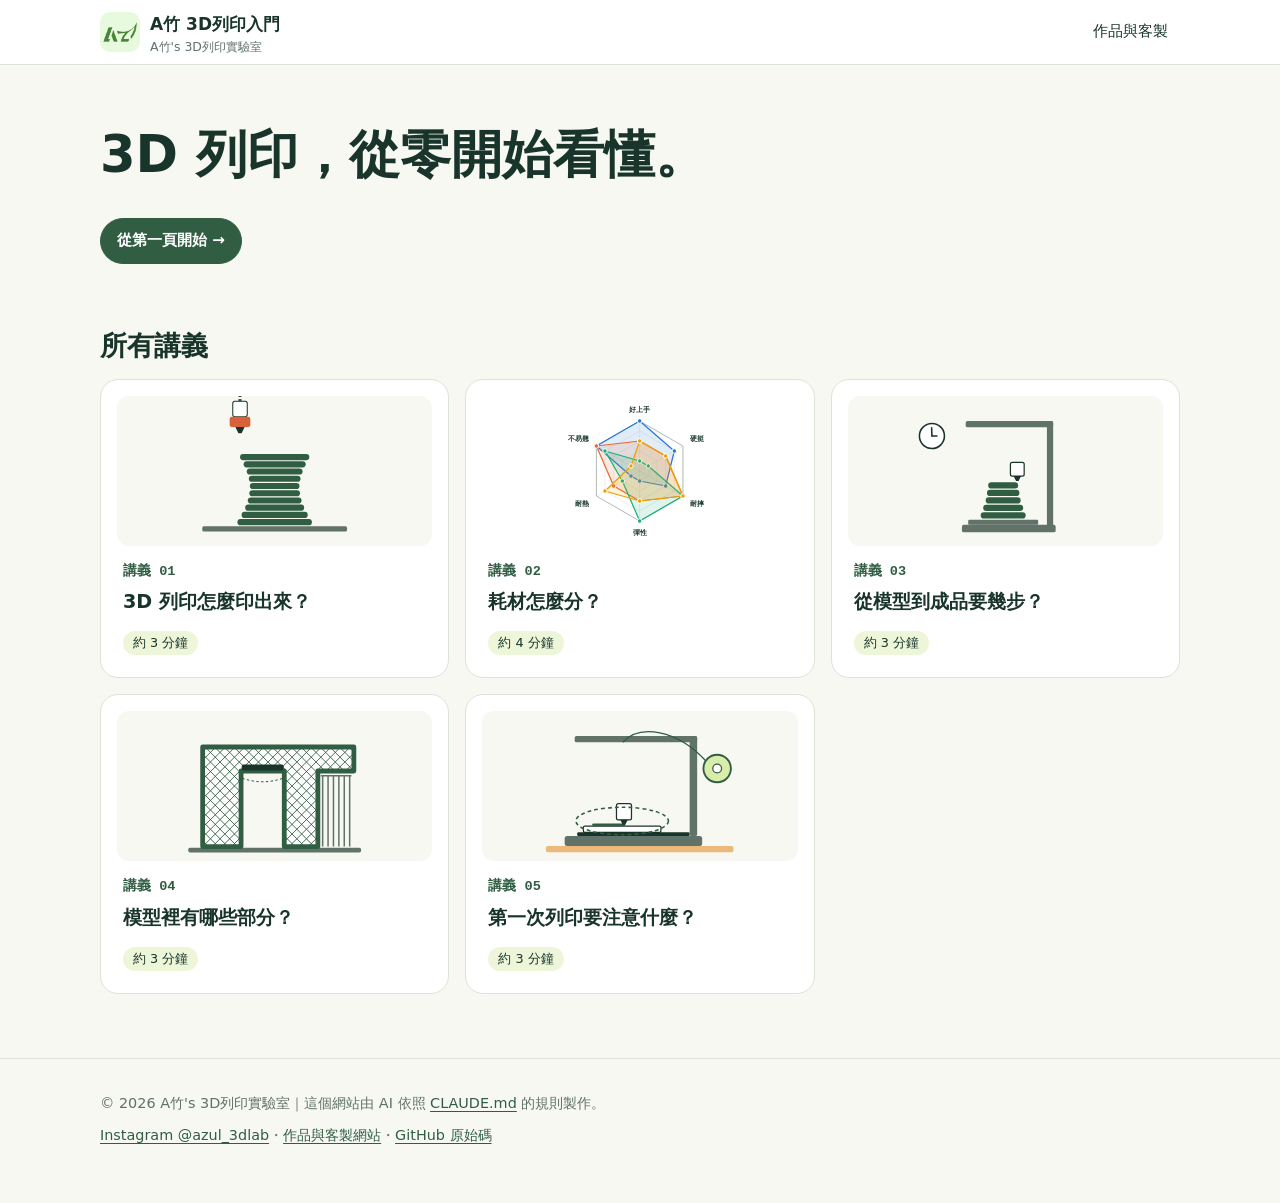
<file: index.html>
<!doctype html>
<html lang="zh-Hant-TW">
<head>
  <meta charset="utf-8">
  <meta name="viewport" content="width=device-width, initial-scale=1">
  <title>A竹 3D列印入門</title>
  <meta name="description" content="給完全沒碰過 3D 列印的人：用動畫和圖表，一頁看懂一件事。">
  <meta name="theme-color" content="#315E43">
  <link rel="icon" href="assets/img/favicon.png">
  <link rel="stylesheet" href="assets/css/style.css">
</head>
<body>
  <a class="skip-link" href="#main">跳到主要內容</a>
  <header class="site-header">
    <div class="container">
      <a class="brand" href="./" aria-current="page"><img src="assets/img/logo.png" alt="" width="40" height="40"><span>A竹 3D列印入門<small>A竹's 3D列印實驗室</small></span></a>
      <nav class="site-nav" aria-label="主要導覽">
        <a href="https://blind-us.github.io/azul-3dlab/" rel="noopener">作品與客製</a>
      </nav>
    </div>
  </header>

  <main id="main" class="container">
    <section class="home-hero">
      <h1>3D 列印，從零開始看懂。</h1>
      <a class="btn" href="lessons/01-how-it-prints/">從第一頁開始 →</a>
    </section>

    <section id="lessons" aria-labelledby="lessons-title">
      <div class="section-head">
        <h2 id="lessons-title">所有講義</h2>
      </div>
      <div class="lesson-grid" id="lesson-grid">
        <noscript><p>講義列表需要 JavaScript。也可以直接打開 <a href="lessons/01-how-it-prints/">第一頁：3D 列印怎麼印出來？</a></p></noscript>
      </div>
    </section>

  </main>

  <footer class="site-footer">
    <div class="container">
      <p>© <span data-year>2026</span> A竹's 3D列印實驗室｜這個網站由 AI 依照 <a href="https://github.com/Blind-Us/azul-3dprint-notes/blob/main/CLAUDE.md" rel="noopener">CLAUDE.md</a> 的規則製作。</p>
      <p><a href="https://www.instagram.com/azul_3dlab/" rel="noopener">Instagram @azul_3dlab</a>・<a href="https://blind-us.github.io/azul-3dlab/" rel="noopener">作品與客製網站</a>・<a href="https://github.com/Blind-Us/azul-3dprint-notes" rel="noopener">GitHub 原始碼</a></p>
    </div>
  </footer>
  <script src="assets/js/lessons.js"></script>
  <script src="assets/js/site.js"></script>
</body>
</html>
</file>
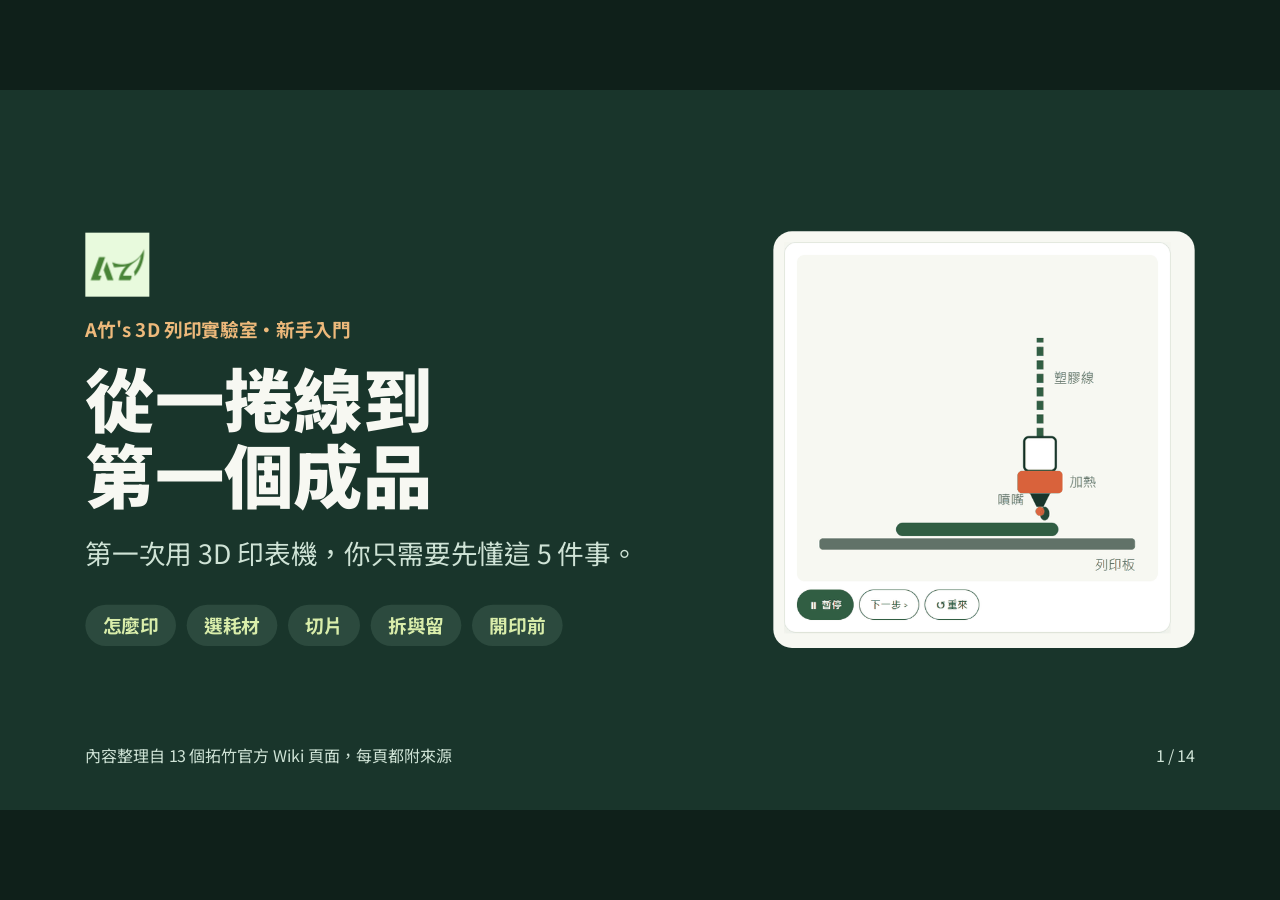
<file: slides/index.html>
<!doctype html><html lang="zh-Hant-TW"><head><meta charset="utf-8"><meta name="viewport" content="width=device-width,initial-scale=1">
<title>從一捲線到第一個成品｜A竹 3D列印入門</title><meta name="description" content="第一次用 3D 印表機，先懂這 5 件事。">
<link rel="icon" href="../assets/img/favicon.png">
<link rel="stylesheet" href="https://fonts.googleapis.com/css2?family=Noto+Sans+TC:wght@400;500;700;900&display=swap">
<style>
*{box-sizing:content-box}
html,body{margin:0;height:100%;overflow:hidden;background:#0f201a}
#stage{position:absolute;left:50%;top:50%;width:1920px;height:1080px;transform-origin:0 0}
#stage>section{position:absolute;left:0;top:0;width:1664px;height:792px;opacity:0;visibility:hidden;transition:opacity .35s}
#stage>section.on{opacity:1;visibility:visible}
section.on .fragment.visible{opacity:1;transform:none}
#hint{position:fixed;bottom:10px;left:0;right:0;text-align:center;font:14px system-ui,'Noto Sans TC',sans-serif;color:#9fb8ad;opacity:.8;pointer-events:none;transition:opacity 1s}
.navzone{position:fixed;top:0;bottom:0;width:50%;cursor:pointer;z-index:1}
#zl{left:0;cursor:w-resize}#zr{right:0;cursor:e-resize}
#stage a{position:relative;z-index:2}
:root {
  --bg: #F7F8F2;
  --bg2: #EEF3E4;
  --ink: #19352B;
  --body: #3F5A4D;
  --brand: #315E43;
  --lime: #D9EDAA;
  --accent: #EDB97B;
  --accent-soft: #FBEEDD;
  --hot: #A8461F;
  --card: #FDFDFA;
}
body { font-family: 'Noto Sans TC', Arial, sans-serif; color: var(--ink); }
section { background: var(--bg); color: var(--ink); padding: 128px 128px 160px; counter-increment: page; display: flex; flex-direction: column; }
section.alt { background: var(--bg2); }
section.dark { background: var(--ink); color: var(--bg); }

h1 { font-size: 104px; font-weight: 900; line-height: 1.1; margin: 0; }
h2 { font-size: 64px; font-weight: 900; line-height: 1.15; margin: 0; }
h3 { font-size: 40px; font-weight: 700; line-height: 1.25; margin: 0; }
p { font-size: 32px; line-height: 1.5; margin: 0; color: var(--body); }
.eyebrow { font-size: 28px; font-weight: 700; color: var(--brand); margin-bottom: 16px; }
.small { font-size: 24px; }

/* footer band */
.foot { position: absolute; left: 128px; bottom: 64px; width: 1664px; display: flex; justify-content: space-between; align-items: center; }
.foot p { font-size: 24px; color: var(--body); }
.foot .num::after { content: counter(page) " / 14"; }

/* one filament per slide */
.mat { display: flex; flex-direction: column; gap: 22px; }
.mrow { display: flex; gap: 24px; align-items: flex-start; }
.mrow .k { width: 168px; font-size: 26px; font-weight: 700; color: var(--brand); background: var(--lime); border-radius: 12px; padding: 6px 0; text-align: center; }
.mrow .v { width: 560px; font-size: 32px; color: var(--ink); }
.mrow .k.warn { background: var(--accent-soft); color: var(--hot); }
.pic img.radar { width: 792px; height: 590px; }
.cmp-row { display: flex; gap: 56px; align-items: center; flex: 1; margin-top: 24px; }
.cmp-pic { width: 1000px; background: var(--card); border-radius: 28px; padding: 20px; }
.cmp-pic img { width: 960px; height: 600px; object-fit: contain; }
.cmp-list { width: 608px; display: flex; flex-direction: column; gap: 20px; }
.cmp-list p { font-size: 30px; color: var(--ink); }

/* lesson slides */
.lesson-row { display: flex; gap: 72px; align-items: center; flex: 1; }
.lesson-text { width: 752px; display: flex; flex-direction: column; }
.lesson-text h2 { margin-bottom: 40px; }
.steps { margin: 0; padding-left: 52px; font-size: 32px; line-height: 1.45; color: var(--body); }
.steps li { margin-top: 18px; }
.steps b { color: var(--ink); }
.callout { margin-top: 40px; background: var(--lime); border-radius: 20px; padding: 24px 32px; }
.callout p { color: var(--ink); font-size: 32px; }
.callout .big { font-size: 44px; font-weight: 900; color: var(--ink); }
.pic { width: 840px; background: var(--card); border-radius: 28px; padding: 24px; box-shadow: 0 12px 32px rgba(25,53,43,0.10); }
.pic img { width: 792px; height: 660px; object-fit: contain; }

/* cover */
.cover-row { display: flex; gap: 72px; align-items: center; flex: 1; }
.cover-text { width: 980px; display: flex; flex-direction: column; }
.cover-text .lead { font-size: 40px; color: #CFE3D6; margin-top: 32px; }
.cover-text .tag { font-size: 28px; font-weight: 700; color: var(--accent); margin-bottom: 24px; }
.cover-pic { width: 612px; background: var(--bg); border-radius: 28px; padding: 16px; }
.cover-pic img { width: 580px; height: 588px; object-fit: contain; }
.chips { display: flex; gap: 16px; margin-top: 48px; flex-wrap: wrap; }
.chip { font-size: 28px; font-weight: 700; background: #2C4A3E; color: var(--lime); border-radius: 999px; padding: 10px 26px; }
.dark .foot p { color: #CFE3D6; }
.logo { width: 96px; height: 96px; object-fit: contain; margin-bottom: 28px; }

/* quiz */
.quiz-row { display: flex; gap: 40px; margin-top: 56px; flex: 1; }
.q { width: 528px; background: var(--card); border-radius: 24px; padding: 36px; display: flex; flex-direction: column; box-shadow: 0 12px 32px rgba(25,53,43,0.08); }
.q .qno { font-size: 24px; font-weight: 700; color: var(--brand); margin-bottom: 12px; }
.q h3 { font-size: 36px; margin-bottom: 24px; }
.q .opt { font-size: 28px; color: var(--body); margin-top: 8px; }
.q .ans { margin-top: 28px; background: var(--lime); border-radius: 16px; padding: 18px 22px; font-size: 28px; color: var(--ink); }
.fragment { opacity: 0; transform: translateY(16px); transition: opacity 300ms, transform 300ms; }
.fragment.visible { opacity: 1; transform: none; }

/* graph */
.graph { position: relative; width: 1664px; height: 480px; margin-top: 32px; }
.nodes { display: flex; gap: 24px; margin-top: 130px; margin-left: 12px; }
.node { width: 184px; background: var(--card); border: 3px solid var(--brand); border-radius: 18px; padding: 18px 8px; display: flex; flex-direction: column; align-items: center; }
.node.gate { background: var(--accent-soft); border-color: #C77A2E; }
.node.loop { background: #F1F7E3; }
.node .n { font-size: 40px; font-weight: 900; color: var(--ink); }
.node .w { font-size: 26px; font-weight: 700; color: var(--ink); text-align: center; }
.glabel { position: absolute; font-size: 24px; font-weight: 700; text-align: center; color: var(--hot); }
.glabel.up { color: var(--brand); }
.graph-note { display: flex; gap: 24px; margin-top: 24px; }
.graph-note p { font-size: 28px; background: var(--card); border-radius: 16px; padding: 16px 24px; color: var(--ink); }

/* run log */
.runs { display: grid; grid-template-columns: 1fr 1fr; gap: 28px; margin-top: 44px; }
.run { background: var(--card); border-radius: 22px; padding: 26px 32px; box-shadow: 0 10px 28px rgba(25,53,43,0.07); }
.run .where { font-size: 24px; font-weight: 700; color: var(--brand); margin-bottom: 8px; }
.run .old { font-size: 28px; color: var(--body); }
.run .why { font-size: 28px; color: var(--hot); font-weight: 700; margin-top: 4px; }
.run .new { font-size: 28px; color: var(--ink); font-weight: 700; margin-top: 4px; }
.final { margin-top: 28px; background: var(--lime); border-radius: 18px; padding: 18px 28px; }
.final p { font-size: 28px; color: var(--ink); }

/* reflection */
.flowrow { display: flex; align-items: center; gap: 14px; margin-top: 18px; }
.flowrow .lab { width: 150px; font-size: 28px; font-weight: 700; color: var(--body); }
.st { font-size: 28px; font-weight: 700; background: var(--card); border: 2px solid #B9C7B5; border-radius: 14px; padding: 10px 20px; color: var(--ink); }
.st.new { background: var(--accent-soft); border-color: #C77A2E; }
.arr { font-size: 28px; color: var(--body); }
.big-claim { margin-top: 48px; background: var(--ink); border-radius: 24px; padding: 32px 40px; }
.big-claim p { color: var(--bg); font-size: 34px; }
.big-claim b { color: var(--lime); }
</style></head><body>
<div class="navzone" id="zl" aria-label="上一頁"></div><div class="navzone" id="zr" aria-label="下一頁"></div>
<div id="stage"><section id="cover" class="dark" data-transition="fade">
<div class="cover-row">
<div class="cover-text">
<img class="logo" src="assets/logo.png" alt="A竹 3D 列印實驗室標誌">
<p class="tag">A竹's 3D 列印實驗室・新手入門</p>
<h1>從一捲線到<br>第一個成品</h1>
<p class="lead">第一次用 3D 印表機，你只需要先懂這 5 件事。</p>
<div class="chips">
<p class="chip">怎麼印</p>
<p class="chip">選耗材</p>
<p class="chip">切片</p>
<p class="chip">拆與留</p>
<p class="chip">開印前</p>
</div>
</div>
<div class="cover-pic"><img src="assets/01-print.gif" alt="噴頭一層一層印出小花瓶的動畫"></div>
</div>
<div class="foot"><p>內容整理自 13 個拓竹官方 Wiki 頁面，每頁都附來源</p><p class="num"></p></div>

</section>
<section id="s01" data-transition="fade">
<div class="lesson-row">
<div class="lesson-text">
<p class="eyebrow">問題 1 / 5</p>
<h2>3D 列印怎麼印出來？</h2>
<ol class="steps">
<li><b>送線</b>　齒輪把塑膠線推進噴頭</li>
<li><b>融化</b>　加熱到約 220 °C</li>
<li><b>畫線</b>　擠出細線，畫完一層</li>
<li><b>疊層</b>　往上一層，重複到完成</li>
</ol>
<div class="callout"><p class="big">10 cm ÷ 0.2 mm ＝ 500 層</p><p>一層很薄，所以常常要印好幾個小時</p></div>
</div>
<div class="pic"><img src="assets/01-print.gif" alt="噴頭送線、加熱、畫線、疊層印出花瓶的動畫"></div>
</div>
<div class="foot"><p><a target="_blank" rel="noopener" href="https://github.com/Blind-Us/azul-3dprint-notes/blob/main/notes/01-how-it-prints.md">Wiki 筆記 01</a>・來源 W1、W6</p><p class="num"></p></div>

</section>
<section id="s02" class="alt" data-transition="fade">
<div class="lesson-row">
<div class="lesson-text">
<p class="eyebrow">問題 2 / 5・耗材 1 / 4</p>
<h2>PLA：第一捲選它</h2>
<div class="mat">
<div class="mrow"><p class="k">摸起來像</p><p class="v">硬硬的塑膠玩具</p></div>
<div class="mrow"><p class="k">拿來做</p><p class="v">公仔、擺飾、模型</p></div>
<div class="mrow"><p class="k">特性</p><p class="v">最好上手，幾乎不翹；夠硬挺</p></div>
<div class="mrow"><p class="k warn">要注意</p><p class="v">怕熱（約 57 °C 就變形）、比較脆</p></div>
</div>
</div>
<div class="pic"><img class="radar" src="assets/radar-PLA.png" alt="PLA 雷達圖：好上手、不易翹高，彈性、耐熱低"></div>
</div>
<div class="foot"><p><a target="_blank" rel="noopener" href="https://github.com/Blind-Us/azul-3dprint-notes/blob/main/notes/02-filament-types.md">Wiki 筆記 02</a>・來源 W10、W15</p><p class="num"></p></div>

</section>
<section id="petg" data-transition="fade">
<div class="lesson-row">
<div class="lesson-text">
<p class="eyebrow">問題 2 / 5・耗材 2 / 4</p>
<h2>PETG：天天用的東西</h2>
<div class="mat">
<div class="mrow"><p class="k">摸起來像</p><p class="v">寶特瓶那種硬塑膠</p></div>
<div class="mrow"><p class="k">拿來做</p><p class="v">收納盒、掛勾、零件</p></div>
<div class="mrow"><p class="k">特性</p><p class="v">耐摔、耐用，也不太會翹</p></div>
<div class="mrow"><p class="k warn">要注意</p><p class="v">容易牽絲，受潮更嚴重</p></div>
</div>
</div>
<div class="pic"><img class="radar" src="assets/radar-PETG.png" alt="PETG 雷達圖：耐摔、不易翹高"></div>
</div>
<div class="foot"><p><a target="_blank" rel="noopener" href="https://github.com/Blind-Us/azul-3dprint-notes/blob/main/notes/02-filament-types.md">Wiki 筆記 02</a>・來源 W10、W16</p><p class="num"></p></div>

</section>
<section id="tpu" class="alt" data-transition="fade">
<div class="lesson-row">
<div class="lesson-text">
<p class="eyebrow">問題 2 / 5・耗材 3 / 4</p>
<h2>TPU：軟的、會彈回來</h2>
<div class="mat">
<div class="mrow"><p class="k">摸起來像</p><p class="v">軟軟的橡膠</p></div>
<div class="mrow"><p class="k">拿來做</p><p class="v">手機殼、止滑墊</p></div>
<div class="mrow"><p class="k">特性</p><p class="v">柔軟有彈性，耐磨抗衝擊</p></div>
<div class="mrow"><p class="k warn">要注意</p><p class="v">最難印：線太軟不好送，要先烘乾</p></div>
</div>
</div>
<div class="pic"><img class="radar" src="assets/radar-TPU.png" alt="TPU 雷達圖：彈性、耐摔高，好上手、硬挺低"></div>
</div>
<div class="foot"><p><a target="_blank" rel="noopener" href="https://github.com/Blind-Us/azul-3dprint-notes/blob/main/notes/02-filament-types.md">Wiki 筆記 02</a>・來源 W12、W14</p><p class="num"></p></div>

</section>
<section id="abs" data-transition="fade">
<div class="lesson-row">
<div class="lesson-text">
<p class="eyebrow">問題 2 / 5・耗材 4 / 4</p>
<h2>ABS：要耐熱再選它</h2>
<div class="mat">
<div class="mrow"><p class="k">摸起來像</p><p class="v">樂高積木</p></div>
<div class="mrow"><p class="k">拿來做</p><p class="v">要耐熱的零件</p></div>
<div class="mrow"><p class="k">特性</p><p class="v">耐熱（約 87 °C）、耐摔</p></div>
<div class="mrow"><p class="k warn">要注意</p><p class="v">很容易翹，沒外殼的機器別印大件；有刺激性氣味，要通風</p></div>
</div>
</div>
<div class="pic"><img class="radar" src="assets/radar-ABS.png" alt="ABS 雷達圖：耐熱、耐摔高，不易翹低"></div>
</div>
<div class="foot"><p><a target="_blank" rel="noopener" href="https://github.com/Blind-Us/azul-3dprint-notes/blob/main/notes/02-filament-types.md">Wiki 筆記 02</a>・來源 W2、W10、W15</p><p class="num"></p></div>

</section>
<section id="compare" class="alt" data-transition="fade">
<p class="eyebrow">問題 2 / 5・四種一起比</p>
<h2>放在一起看，差在哪？</h2>
<div class="cmp-row">
<div class="cmp-pic"><img src="assets/radar-ALL.png" alt="PLA、PETG、TPU、ABS 四種耗材疊在一起的六角雷達圖"></div>
<div class="cmp-list">
<p><b>PLA</b>　最好上手 → 練習、擺飾</p>
<p><b>PETG</b>　耐摔又不太翹 → 天天用的東西</p>
<p><b>TPU</b>　最有彈性 → 軟的東西</p>
<p><b>ABS</b>　最耐熱 → 但最會翹</p>
<div class="callout"><p>先想<b>用途</b>，再挑材料。</p></div>
<p class="small">分數由官方等級換算；官方沒寫的格子是作者經驗。</p>
</div>
</div>
<div class="foot"><p><a target="_blank" rel="noopener" href="https://github.com/Blind-Us/azul-3dprint-notes/blob/main/notes/02-filament-types.md">Wiki 筆記 02</a>・來源 W10、W14、W15</p><p class="num"></p></div>

</section>
<section id="s03" data-transition="fade">
<div class="lesson-row">
<div class="lesson-text">
<p class="eyebrow">問題 3 / 5</p>
<h2>從模型到成品要幾步？</h2>
<ol class="steps">
<li><b>找模型</b>　下載現成的，或自己畫</li>
<li><b>切片</b>　算出噴嘴要走的路徑</li>
<li><b>送去印</b>　把檔案傳給印表機</li>
<li><b>等它印</b>　一層一層疊上去</li>
<li><b>取下來</b>　等列印板涼了再拿</li>
</ol>
<div class="callout"><p>印表機看不懂模型檔，<b>一定要先切片</b>。</p></div>
</div>
<div class="pic"><img src="assets/03-flow.gif" alt="找模型、切片、送去印、等它印、取下來五個畫面輪播"></div>
</div>
<div class="foot"><p><a target="_blank" rel="noopener" href="https://github.com/Blind-Us/azul-3dprint-notes/blob/main/notes/03-model-to-print.md">Wiki 筆記 03</a>・來源 W1、W2、W5、S0</p><p class="num"></p></div>

</section>
<section id="s04" class="alt" data-transition="fade">
<div class="lesson-row">
<div class="lesson-text">
<p class="eyebrow">問題 4 / 5</p>
<h2>模型裡有哪些部分？</h2>
<ol class="steps">
<li><b>外牆</b>　像磁磚，看得到的外表</li>
<li><b>填充</b>　像鋼筋水泥，一格一格撐住</li>
<li><b>支撐</b>　像鷹架，印完要拆掉</li>
<li><b>橋接</b>　像天橋，跨過空隙，要留著</li>
</ol>
<div class="callout"><p>要拆的只有<b>支撐</b>，其他都是成品的一部分。</p></div>
</div>
<div class="pic"><img src="assets/04-parts.gif" alt="模型剖面圖依序亮起外牆、填充、支撐、橋接"></div>
</div>
<div class="foot"><p><a target="_blank" rel="noopener" href="https://github.com/Blind-Us/azul-3dprint-notes/blob/main/notes/04-model-parts.md">Wiki 筆記 04</a>・來源 W5、W6、W7、W8</p><p class="num"></p></div>

</section>
<section id="s05" data-transition="fade">
<div class="lesson-row">
<div class="lesson-text">
<p class="eyebrow">問題 5 / 5</p>
<h2>第一次列印要注意什麼？</h2>
<ol class="steps">
<li><b>清空列印板</b>　擦乾淨，別用手摸</li>
<li><b>放穩機器</b>　列印板會前後跑</li>
<li><b>看看導軌</b>　不能有碎料、工具</li>
<li><b>順好耗材</b>　線不要打結</li>
<li><b>盯第一層</b>　要平平黏在板上</li>
</ol>
<div class="callout"><p>第一層黏好，後面才會好。</p></div>
</div>
<div class="pic"><img src="assets/05-precheck.gif" alt="印表機依序圈出列印板、機台、導軌、耗材、第一層"></div>
</div>
<div class="foot"><p><a target="_blank" rel="noopener" href="https://github.com/Blind-Us/azul-3dprint-notes/blob/main/notes/05-first-print-tips.md">Wiki 筆記 05</a>・來源 W1、W2、W11、W12、W13</p><p class="num"></p></div>

</section>
<section id="quiz" class="alt" data-transition="fade">
<p class="eyebrow">複習</p>
<h2>考考你</h2>
<div class="quiz-row">
<div class="q">
<p class="qno">第 1 題</p>
<h3>想印一個軟軟的手機殼，選哪一種？</h3>
<p class="opt">A. PLA</p>
<p class="opt">B. TPU</p>
<p class="opt">C. ABS</p>
<p class="ans fragment"><b>B. TPU</b>：有彈性，彎了會彈回來。</p>
</div>
<div class="q">
<p class="qno">第 2 題</p>
<h3>下載好模型，下一步要做什麼？</h3>
<p class="opt">A. 直接傳給印表機</p>
<p class="opt">B. 先用軟體切片</p>
<p class="opt">C. 印成圖片</p>
<p class="ans fragment"><b>B. 先切片</b>：印表機只看得懂路徑。</p>
</div>
<div class="q">
<p class="qno">第 3 題</p>
<h3>印完拆支撐時，橋面也要拆嗎？</h3>
<p class="opt">A. 要，一起拆掉</p>
<p class="opt">B. 不用，橋面要留著</p>
<p class="opt">C. 看心情</p>
<p class="ans fragment"><b>B. 留著</b>：只有支撐是鷹架。</p>
</div>
</div>
<div class="foot"><p>點一下顯示答案</p><p class="num"></p></div>

</section>
<section id="graph" data-transition="fade">
<p class="eyebrow">幕後 1 / 3</p>
<h2>AI 怎麼把我的資料變成簡報？</h2>
<div class="graph">
<svg aria-label="流程圖：八個節點，④⑥⑦ 是檢查點，各有一條退回的箭頭；⑧ 有一條虛線回到 ①" style="position:absolute; left:0; top:0; width:1664px; height:480px;" width="1664" height="480" viewBox="0 0 1664 480" xmlns="http://www.w3.org/2000/svg"><defs><marker id="ah" viewBox="0 0 10 10" refX="5" refY="5" markerWidth="7" markerHeight="7" orient="auto-start-reverse"><path d="M0 0L10 5L0 10z" fill="#A8461F"/></marker><marker id="ahg" viewBox="0 0 10 10" refX="5" refY="5" markerWidth="7" markerHeight="7" orient="auto-start-reverse"><path d="M0 0L10 5L0 10z" fill="#315E43"/></marker></defs><path d="M708 282 C708 345 540 345 540 290" fill="none" stroke="#A8461F" stroke-width="4" marker-end="url(#ah)"/><path d="M1124 282 C1124 345 956 345 956 290" fill="none" stroke="#A8461F" stroke-width="4" marker-end="url(#ah)"/><path d="M1372 282 C1372 470 748 470 748 290" fill="none" stroke="#A8461F" stroke-width="4" marker-end="url(#ah)"/><path d="M1560 124 C1560 24 104 24 104 116" fill="none" stroke="#315E43" stroke-width="4" stroke-dasharray="12 10" marker-end="url(#ahg)"/></svg>
<div class="nodes">
<div class="node"><p class="n">①</p><p class="w">定讀者</p></div>
<div class="node"><p class="n">②</p><p class="w">整理筆記</p></div>
<div class="node loop"><p class="n">③</p><p class="w">查筆記</p></div>
<div class="node gate"><p class="n">④</p><p class="w">寫重點標來源</p></div>
<div class="node loop"><p class="n">⑤</p><p class="w">做成頁面</p></div>
<div class="node gate"><p class="n">⑥</p><p class="w">自動檢查</p></div>
<div class="node gate"><p class="n">⑦</p><p class="w">新手試讀</p></div>
<div class="node"><p class="n">⑧</p><p class="w">我來確認</p></div>
</div>
<p class="glabel up" style="left:432px; top:62px; width:800px;">我改過的地方寫成規則，下一頁 AI 就會照做</p>
<p class="glabel" style="left:524px; top:338px; width:200px;">找不到來源</p>
<p class="glabel" style="left:940px; top:338px; width:200px;">版面錯</p>
<p class="glabel" style="left:880px; top:420px; width:320px;">看不懂、圖文不合</p>
</div>
<div class="graph-note">
<p><b>第一步</b>　①② 把官方資料整理成 5 篇筆記（知識庫）</p>
<p><b>第二步</b>　③～⑧ 一個問題做一頁，每頁跑一輪</p>
</div>
<div class="foot"><p>橘色＝檢查點・紅線＝不通過就退回</p><p class="num"></p></div>

</section>
<section id="run" class="alt" data-transition="fade">
<p class="eyebrow">幕後 2 / 3</p>
<h2>做的過程中，檢查抓到了什麼？</h2>
<div class="runs">
<div class="run"><p class="where">03 切片・在 ⑦ 新手試讀被抓到</p><p class="old">原本：「用軟體切成一層一層」</p><p class="why">問題：畫面是細線路徑，文字對不上</p><p class="new">改成：「算出噴嘴要走的路徑」</p></div>
<div class="run"><p class="where">02 PLA・在 ④ 來源檢查被抓到</p><p class="old">原本：「耗材放久受潮會變脆」</p><p class="why">問題：官方只寫「易碎」，找不到出處</p><p class="new">改成：「怕熱、比較脆」</p></div>
<div class="run"><p class="where">02 雷達圖・在 ④ 來源檢查被抓到</p><p class="old">原本：PETG、TPU 每格都有分數</p><p class="why">問題：有幾格官方沒給等級</p><p class="new">改成：這幾格標成「作者經驗」</p></div>
<div class="run"><p class="where">01、05・在 ⑦ 新手試讀被抓到</p><p class="old">原本：「噴嘴／噴頭」「床台／列印板」混用</p><p class="why">問題：同一個東西兩個名字</p><p class="new">改成：統一叫「噴頭」「列印板」</p></div>
</div>
<div class="final"><p><b>最後再對一次</b>：5 篇筆記都對得上 5 個問題・每句重點都找得到來源</p></div>
<div class="foot"><p><a target="_blank" rel="noopener" href="https://github.com/Blind-Us/azul-3dprint-notes/blob/main/log.md">完整紀錄：log.md</a></p><p class="num"></p></div>

</section>
<section id="reflect" data-transition="fade">
<p class="eyebrow">幕後 3 / 3</p>
<h2>最容易出錯：把資料濃縮成一句話</h2>
<p style="margin-top:20px">上一頁四個錯有三個出在 ④：多補一句官方沒說的、漏掉經驗值標記、文字跟畫面對不上。</p>
<div style="margin-top:40px">
<div class="flowrow"><p class="lab">改之前</p><p class="st">查詢</p><p class="arr">→</p><p class="st">整理</p><p class="arr">→</p><p class="st">生成</p><p class="arr">→</p><p class="st">最後才檢查</p></div>
<div class="flowrow"><p class="lab">改之後</p><p class="st">查詢</p><p class="arr">→</p><p class="st new">整理＋標記來源</p><p class="arr">→</p><p class="st">生成</p><p class="arr">→</p><p class="st new">自動檢查</p><p class="arr">→</p><p class="st new">新手試讀</p><p class="arr">→</p><p class="st new">寫回規則</p></div>
</div>
<div class="big-claim"><p>所以我把檢查從最後一步<b>往前移到 ④</b>：每寫一句就標「官方／計算／經驗」。錯了只改一句，不用重畫整張圖。</p></div>
<div class="foot"><p><a target="_blank" rel="noopener" href="https://github.com/Blind-Us/azul-3dprint-notes/blob/main/CLAUDE.md">規則手冊 CLAUDE.md</a></p><p class="num"></p></div>

</section>
</div>
<div id="hint">點右邊下一頁、點左邊上一頁，也可以用滾輪或方向鍵</div>
<script>
const S=[...document.querySelectorAll('#stage>section')],st=document.getElementById('stage');
let i=Math.max(0,Math.min(S.length-1,(parseInt(location.hash.slice(1))||1)-1)),lock=0;
function fit(){const k=Math.min(innerWidth/1920,innerHeight/1080);st.style.transform=`scale(${k}) translate(-50%,-50%)`;}
function show(){S.forEach((s,j)=>s.classList.toggle('on',j===i));history.replaceState(null,'','#'+(i+1));}
function next(){const f=S[i].querySelector('.fragment:not(.visible)');if(f){f.classList.add('visible');return;}if(i<S.length-1){i++;show();}}
function prev(){const v=[...S[i].querySelectorAll('.fragment.visible')];if(v.length){v.pop().classList.remove('visible');return;}if(i>0){i--;show();}}
document.getElementById('zr').onclick=next;document.getElementById('zl').onclick=prev;
addEventListener('wheel',e=>{e.preventDefault();const t=Date.now();if(t-lock<550||Math.abs(e.deltaY)<4)return;lock=t;e.deltaY>0?next():prev();},{passive:false});
addEventListener('keydown',e=>{if(['ArrowRight','ArrowDown','PageDown',' ','Enter'].includes(e.key)){e.preventDefault();next();}if(['ArrowLeft','ArrowUp','PageUp','Backspace'].includes(e.key)){e.preventDefault();prev();}if(e.key==='Home'){i=0;show();}if(e.key==='End'){i=S.length-1;show();}});
let tx=null;addEventListener('touchstart',e=>{tx=e.touches[0].clientX},{passive:true});addEventListener('touchend',e=>{if(tx===null)return;const dx=e.changedTouches[0].clientX-tx;if(Math.abs(dx)>40)dx<0?next():prev();tx=null;});
addEventListener('hashchange',()=>{const n=(parseInt(location.hash.slice(1))||1)-1;if(n!==i&&n>=0&&n<S.length){i=n;show();}});addEventListener('resize',fit);fit();show();setTimeout(()=>document.getElementById('hint').style.opacity=0,4000);
</script></body></html>
</file>
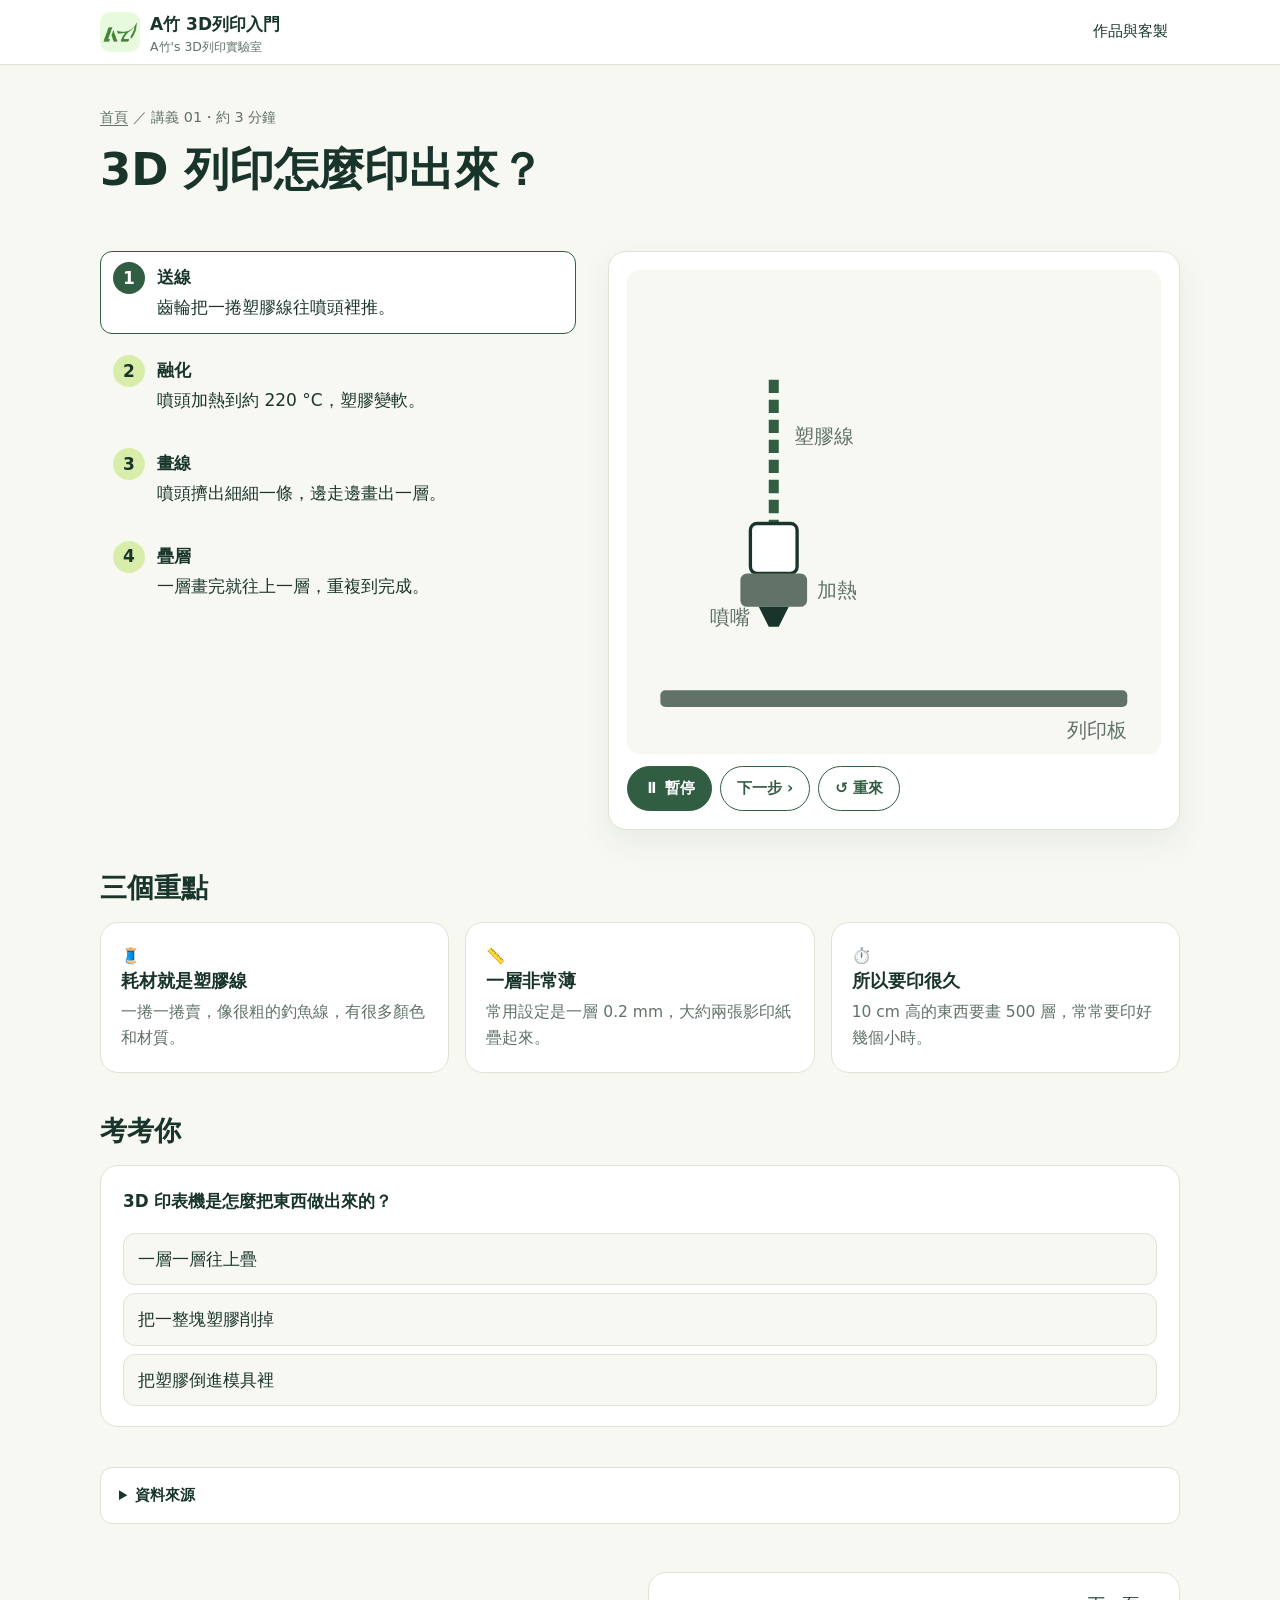
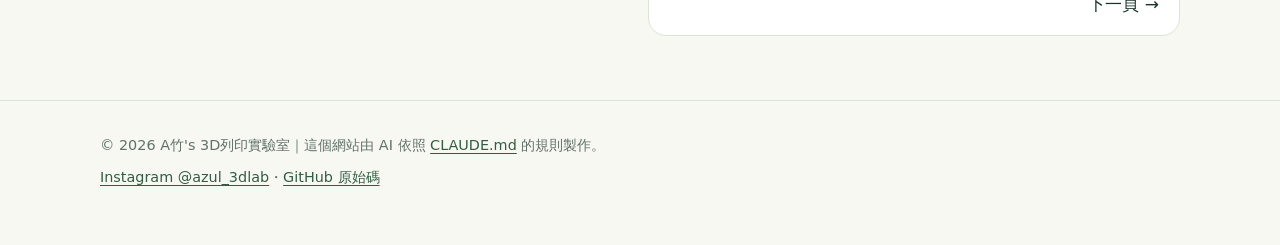
<file: lessons/01-how-it-prints/index.html>
<!doctype html>
<html lang="zh-Hant-TW">
<head>
  <meta charset="utf-8">
  <meta name="viewport" content="width=device-width, initial-scale=1">
  <title>3D 列印怎麼印出來？｜A竹 3D列印入門</title>
  <meta name="description" content="看噴頭把塑膠線融化，一層一層疊成立體的東西。">
  <meta name="theme-color" content="#315E43">
  <link rel="icon" href="../../assets/img/favicon.png">
  <link rel="stylesheet" href="../../assets/css/style.css">
</head>
<body data-lesson="01-how-it-prints">
  <a class="skip-link" href="#main">跳到主要內容</a>
  <header class="site-header">
    <div class="container">
      <a class="brand" href="../../"><img src="../../assets/img/logo.png" alt="" width="40" height="40"><span>A竹 3D列印入門<small>A竹's 3D列印實驗室</small></span></a>
      <nav class="site-nav" aria-label="主要導覽">
        <a href="https://blind-us.github.io/azul-3dlab/" rel="noopener">作品與客製</a>
      </nav>
    </div>
  </header>

  <main id="main" class="container lesson">
    <header class="lesson-hero">
      <p class="breadcrumb"><a href="../../">首頁</a> ／ <span data-lesson-no></span></p>
      <h1>3D 列印怎麼印出來？</h1>
    </header>

    <section id="idea" class="split">
      <div class="split-text">
        <ol class="steps" id="idea-steps">
          <li><strong>送線</strong>齒輪把一捲塑膠線往噴頭裡推。</li>
          <li><strong>融化</strong>噴頭加熱到約 220 °C，塑膠變軟。</li>
          <li><strong>畫線</strong>噴頭擠出細細一條，邊走邊畫出一層。</li>
          <li><strong>疊層</strong>一層畫完就往上一層，重複到完成。</li>
        </ol>
      </div>
      <div class="split-visual">
        <div class="widget" data-widget="print-sim" data-steps="idea-steps"></div>
      </div>
    </section>

    <section id="points">
      <h2>三個重點</h2>
      <div class="cards">
        <article class="card">
          <p class="card-icon" aria-hidden="true">🧵</p>
          <h3>耗材就是塑膠線</h3>
          <p>一捲一捲賣，像很粗的釣魚線，有很多顏色和材質。</p>
        </article>
        <article class="card">
          <p class="card-icon" aria-hidden="true">📏</p>
          <h3>一層非常薄</h3>
          <p>常用設定是一層 0.2 mm，大約兩張影印紙疊起來。</p>
        </article>
        <article class="card">
          <p class="card-icon" aria-hidden="true">⏱️</p>
          <h3>所以要印很久</h3>
          <p>10 cm 高的東西要畫 500 層，常常要印好幾個小時。</p>
        </article>
      </div>
    </section>

    <section id="quiz">
      <h2>考考你</h2>
      <div class="quiz" data-widget="quiz">
        <p class="quiz-q">3D 印表機是怎麼把東西做出來的？</p>
        <div class="quiz-options">
          <button type="button" data-correct>一層一層往上疊</button>
          <button type="button">把一整塊塑膠削掉</button>
          <button type="button">把塑膠倒進模具裡</button>
        </div>
        <p class="quiz-explain" hidden>一層一層往上加，就是 3D 列印最大的特色。</p>
      </div>
    </section>

    <section id="sources">
      <details class="sources">
        <summary>資料來源</summary>
        <ul>
          <li>逐層列印的流程、PLA 約 210–220 °C：<a href="https://wiki.bambulab.com/zh/a1/manual/intro-a1" rel="noopener">拓竹 Wiki｜A1 主要組件介紹</a>（擷取 2026-11-10）</li>
                    <li>預設一層 0.2 mm：<a href="https://wiki.bambulab.com/zh/software/bambu-studio/how-to-set-slicing-parameters" rel="noopener">拓竹 Wiki｜切片參數設定指南</a>（擷取 2026-11-10）</li>
          <li>熱熔膠槍、釣魚線、影印紙：生活比喻，方便想像。「好幾個小時」是經驗起點，實際看切片軟體的預估。</li>
        </ul>
      </details>
    </section>
    <!-- TODO(作者): 可以補一段自己的印表機實際列印的短影片或照片 -->

    <nav class="lesson-pager" data-pager aria-label="上一頁與下一頁"></nav>
  </main>

  <footer class="site-footer">
    <div class="container">
      <p>© <span data-year>2026</span> A竹's 3D列印實驗室｜這個網站由 AI 依照 <a href="https://github.com/Blind-Us/azul-3dprint-notes/blob/main/CLAUDE.md" rel="noopener">CLAUDE.md</a> 的規則製作。</p>
      <p><a href="https://www.instagram.com/azul_3dlab/" rel="noopener">Instagram @azul_3dlab</a>・<a href="https://github.com/Blind-Us/azul-3dprint-notes" rel="noopener">GitHub 原始碼</a></p>
    </div>
  </footer>
  <script src="../../assets/js/lessons.js"></script>
  <script src="../../assets/js/site.js"></script>
</body>
</html>
</file>
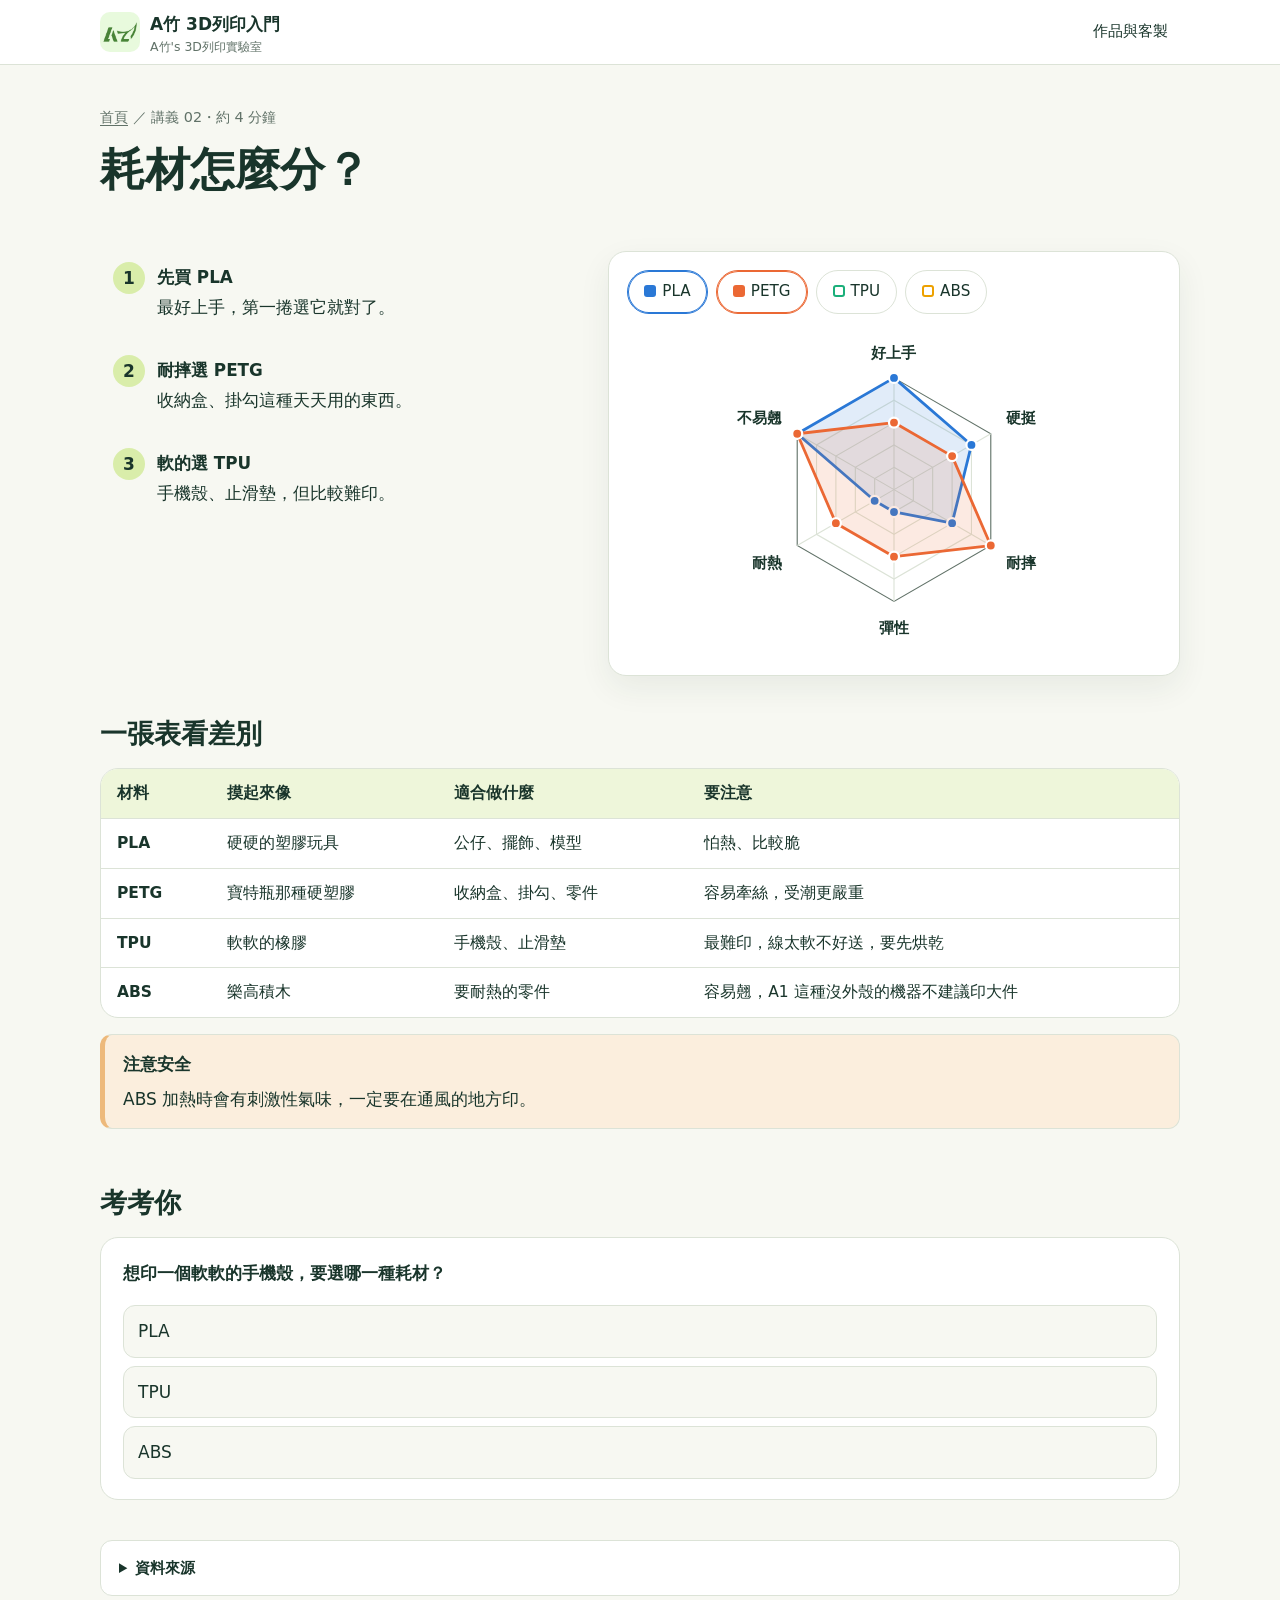
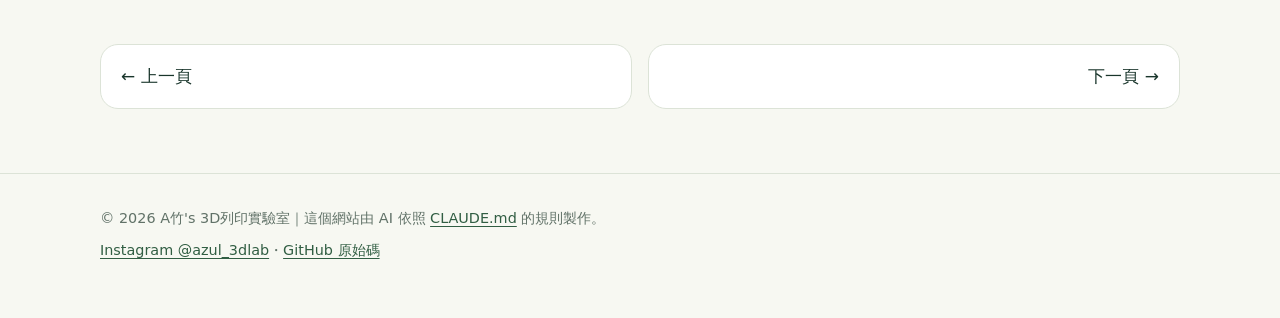
<file: lessons/02-filament-types/index.html>
<!doctype html>
<html lang="zh-Hant-TW">
<head>
  <meta charset="utf-8">
  <meta name="viewport" content="width=device-width, initial-scale=1">
  <title>耗材怎麼分？｜A竹 3D列印入門</title>
  <meta name="description" content="PLA、PETG、TPU、ABS 差在哪？用六角形圖比比看。">
  <meta name="theme-color" content="#315E43">
  <link rel="icon" href="../../assets/img/favicon.png">
  <link rel="stylesheet" href="../../assets/css/style.css">
</head>
<body data-lesson="02-filament-types">
  <a class="skip-link" href="#main">跳到主要內容</a>
  <header class="site-header">
    <div class="container">
      <a class="brand" href="../../"><img src="../../assets/img/logo.png" alt="" width="40" height="40"><span>A竹 3D列印入門<small>A竹's 3D列印實驗室</small></span></a>
      <nav class="site-nav" aria-label="主要導覽">
        <a href="https://blind-us.github.io/azul-3dlab/" rel="noopener">作品與客製</a>
      </nav>
    </div>
  </header>

  <main id="main" class="container lesson">
    <header class="lesson-hero">
      <p class="breadcrumb"><a href="../../">首頁</a> ／ <span data-lesson-no></span></p>
      <h1>耗材怎麼分？</h1>
    </header>

    <section id="idea" class="split">
      <div class="split-text">
        <ol class="steps" id="idea-steps">
          <li><strong>先買 PLA</strong>最好上手，第一捲選它就對了。</li>
          <li><strong>耐摔選 PETG</strong>收納盒、掛勾這種天天用的東西。</li>
          <li><strong>軟的選 TPU</strong>手機殼、止滑墊，但比較難印。</li>
        </ol>
      </div>
      <div class="split-visual">
        <div class="widget" data-widget="radar" data-axes="好上手,硬挺,耐摔,彈性,耐熱,不易翹" data-max="5">
          <div class="radar-options" role="group" aria-label="選擇要比較的耗材">
            <button type="button" data-series="PLA" data-values="5,4,3,1,1,5" data-on>PLA</button>
            <button type="button" data-series="PETG" data-values="3,3,5,3,3,5" data-on>PETG</button>
            <button type="button" data-series="TPU" data-values="1,1,5,5,2,4">TPU</button>
            <button type="button" data-series="ABS" data-values="3,3,5,3,4,1">ABS</button>
          </div>
          <!-- TODO(作者): 依自己印過的經驗確認分數 -->
        </div>
      </div>
    </section>

    <section id="points">
      <h2>一張表看差別</h2>
      <div class="table-wrap"><table>
        <thead><tr><th>材料</th><th>摸起來像</th><th>適合做什麼</th><th>要注意</th></tr></thead>
        <tbody>
          <tr><td>PLA</td><td>硬硬的塑膠玩具</td><td>公仔、擺飾、模型</td><td>怕熱、比較脆</td></tr>
          <tr><td>PETG</td><td>寶特瓶那種硬塑膠</td><td>收納盒、掛勾、零件</td><td>容易牽絲，受潮更嚴重</td></tr>
          <tr><td>TPU</td><td>軟軟的橡膠</td><td>手機殼、止滑墊</td><td>最難印，線太軟不好送，要先烘乾</td></tr>
          <tr><td>ABS</td><td>樂高積木</td><td>要耐熱的零件</td><td>容易翹，A1 這種沒外殼的機器不建議印大件</td></tr>
        </tbody>
      </table></div>
      <aside class="callout warn"><p class="callout-title">注意安全</p><p>ABS 加熱時會有刺激性氣味，一定要在通風的地方印。</p></aside>
    </section>

    <section id="quiz">
      <h2>考考你</h2>
      <div class="quiz" data-widget="quiz">
        <p class="quiz-q">想印一個軟軟的手機殼，要選哪一種耗材？</p>
        <div class="quiz-options">
          <button type="button">PLA</button>
          <button type="button" data-correct>TPU</button>
          <button type="button">ABS</button>
        </div>
        <p class="quiz-explain" hidden>TPU 有彈性，彎了會彈回來。PLA 和 ABS 都是硬的。</p>
      </div>
    </section>

    <section id="sources">
      <details class="sources">
        <summary>資料來源</summary>
        <ul>
          <li>六角形依官方說法換算（低＝1、中＝3、高＝5）：好上手看「使用難度」、彈性看「靈活性」、耐摔看「耐用性」、不易翹看「收縮／翹曲」；PLA 的缺點是易碎；剛開始接觸 3D 列印，PLA 是最佳選擇：<a href="https://wiki.bambulab.com/zh/knowledge-sharing/filament-guide-beginners" rel="noopener">拓竹 Wiki｜FDM 3D 列印耗材的入門指南</a>（擷取 2026-11-10）</li>
          <li>硬挺和耐熱：PLA 彎曲強度 76 MPa、ABS 62 MPa；耐熱（HDT）PLA 57 °C、ABS 87 °C：<a href="https://wiki.bambulab.com/zh/filament/abs_asa_pc" rel="noopener">拓竹 Wiki｜ABS／ASA／PC 使用指南</a>（擷取 2026-11-10）</li>
          <li>TPU 柔軟、有彈性、耐磨抗衝擊，比 PLA、PETG 難印：<a href="https://wiki.bambulab.com/zh/knowledge-sharing/tpu-printing-guide" rel="noopener">拓竹 Wiki｜TPU 列印指南</a>（擷取 2026-11-10）</li>
          <li>PETG 受潮會拉絲；TPU 一定要先烘乾：<a href="https://wiki.bambulab.com/zh/filament/petg" rel="noopener">拓竹 Wiki｜PETG 使用指南</a>、<a href="https://wiki.bambulab.com/zh/filament/beginner" rel="noopener">耗材新手入門指南</a>（擷取 2026-11-10）</li>
          <li>A1 適合 PLA、PETG、TPU；ABS 不建議印大件、加熱有刺激性氣體：<a href="https://wiki.bambulab.com/zh/a1/manual/faq" rel="noopener">拓竹 Wiki｜A1 常見問答（FAQ）</a>（擷取 2026-11-10）</li>
          <li>經驗起點（官方沒寫的格子）：PETG 和 TPU 的硬挺、耐熱，以及 TPU 的不易翹。「摸起來像」和用途是生活比喻。分數是相對比較，不是實驗數據。</li>
        </ul>
      </details>
    </section>
    <!-- TODO(作者): 補一張四種耗材印出來的實物照 -->

    <nav class="lesson-pager" data-pager aria-label="上一頁與下一頁"></nav>
  </main>

  <footer class="site-footer">
    <div class="container">
      <p>© <span data-year>2026</span> A竹's 3D列印實驗室｜這個網站由 AI 依照 <a href="https://github.com/Blind-Us/azul-3dprint-notes/blob/main/CLAUDE.md" rel="noopener">CLAUDE.md</a> 的規則製作。</p>
      <p><a href="https://www.instagram.com/azul_3dlab/" rel="noopener">Instagram @azul_3dlab</a>・<a href="https://github.com/Blind-Us/azul-3dprint-notes" rel="noopener">GitHub 原始碼</a></p>
    </div>
  </footer>
  <script src="../../assets/js/lessons.js"></script>
  <script src="../../assets/js/site.js"></script>
</body>
</html>
</file>
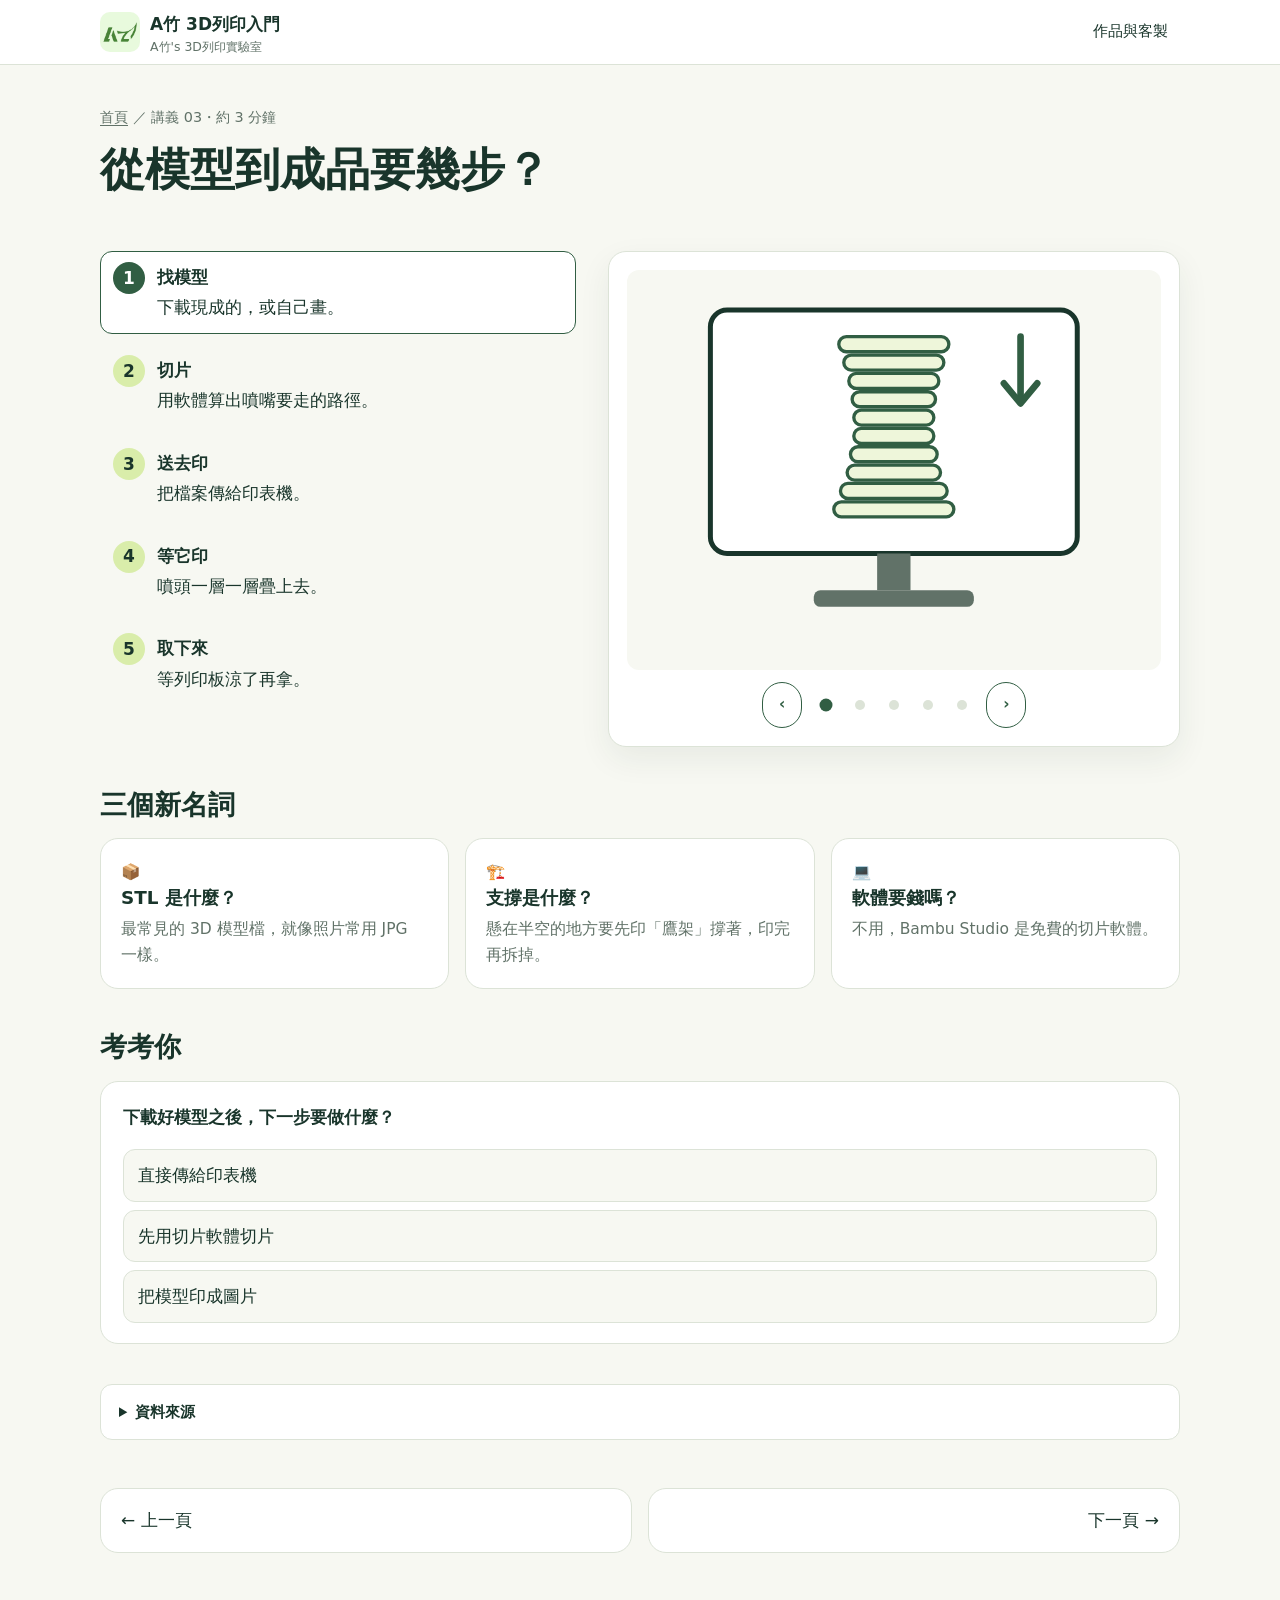
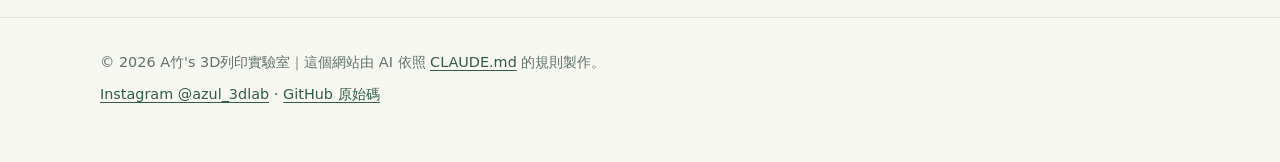
<file: lessons/03-model-to-print/index.html>
<!doctype html>
<html lang="zh-Hant-TW">
<head>
  <meta charset="utf-8">
  <meta name="viewport" content="width=device-width, initial-scale=1">
  <title>從模型到成品要幾步？｜A竹 3D列印入門</title>
  <meta name="description" content="找模型、切片、列印、取下，五步看懂整個流程。">
  <meta name="theme-color" content="#315E43">
  <link rel="icon" href="../../assets/img/favicon.png">
  <link rel="stylesheet" href="../../assets/css/style.css">
</head>
<body data-lesson="03-model-to-print">
  <a class="skip-link" href="#main">跳到主要內容</a>
  <header class="site-header">
    <div class="container">
      <a class="brand" href="../../"><img src="../../assets/img/logo.png" alt="" width="40" height="40"><span>A竹 3D列印入門<small>A竹's 3D列印實驗室</small></span></a>
      <nav class="site-nav" aria-label="主要導覽">
        <a href="https://blind-us.github.io/azul-3dlab/" rel="noopener">作品與客製</a>
      </nav>
    </div>
  </header>

  <main id="main" class="container lesson">
    <header class="lesson-hero">
      <p class="breadcrumb"><a href="../../">首頁</a> ／ <span data-lesson-no></span></p>
      <h1>從模型到成品要幾步？</h1>
    </header>

    <section id="idea" class="split">
      <div class="split-text">
        <ol class="steps" id="idea-steps">
          <li><strong>找模型</strong>下載現成的，或自己畫。</li>
          <li><strong>切片</strong>用軟體算出噴嘴要走的路徑。</li>
          <li><strong>送去印</strong>把檔案傳給印表機。</li>
          <li><strong>等它印</strong>噴頭一層一層疊上去。</li>
          <li><strong>取下來</strong>等列印板涼了再拿。</li>
        </ol>
      </div>
      <div class="split-visual">
        <div class="widget" data-widget="flow" data-steps="idea-steps"></div>
      </div>
    </section>

    <section id="points">
      <h2>三個新名詞</h2>
      <div class="cards">
        <article class="card">
          <p class="card-icon" aria-hidden="true">📦</p>
          <h3>STL 是什麼？</h3>
          <p>最常見的 3D 模型檔，就像照片常用 JPG 一樣。</p>
        </article>
        <article class="card">
          <p class="card-icon" aria-hidden="true">🏗️</p>
          <h3>支撐是什麼？</h3>
          <p>懸在半空的地方要先印「鷹架」撐著，印完再拆掉。</p>
        </article>
        <article class="card">
          <p class="card-icon" aria-hidden="true">💻</p>
          <h3>軟體要錢嗎？</h3>
          <p>不用，Bambu Studio 是免費的切片軟體。</p>
        </article>
      </div>
    </section>

    <section id="quiz">
      <h2>考考你</h2>
      <div class="quiz" data-widget="quiz">
        <p class="quiz-q">下載好模型之後，下一步要做什麼？</p>
        <div class="quiz-options">
          <button type="button">直接傳給印表機</button>
          <button type="button" data-correct>先用切片軟體切片</button>
          <button type="button">把模型印成圖片</button>
        </div>
        <p class="quiz-explain" hidden>印表機看不懂模型檔，要先切片，變成一層一層的路線。</p>
      </div>
    </section>

    <section id="sources">
      <details class="sources">
        <summary>資料來源</summary>
        <ul>
          <li>模型 → 切片 → 準備印表機 → 列印的流程：<a href="https://wiki.bambulab.com/zh/a1/manual/intro-a1" rel="noopener">拓竹 Wiki｜A1 主要組件介紹</a>（擷取 2026-11-10）</li>
          <li>A1 要插 microSD 卡、等列印板完全冷卻再取件：<a href="https://wiki.bambulab.com/zh/a1/manual/faq" rel="noopener">拓竹 Wiki｜A1 常見問答（FAQ）</a>（擷取 2026-11-10）</li>
          <li>懸空的地方要加支撐：<a href="https://wiki.bambulab.com/zh/software/bambu-studio/support" rel="noopener">拓竹 Wiki｜支撐耗材與支撐功能的介紹</a>（擷取 2026-11-10）</li>
          <li>Bambu Studio 免費、開源：<a href="https://github.com/bambulab/BambuStudio" rel="noopener">Bambu Studio 原始碼（GitHub）</a></li>
        </ul>
      </details>
    </section>
    <!-- TODO(作者): 補一張自己在 Bambu Studio 切片的螢幕截圖 -->

    <nav class="lesson-pager" data-pager aria-label="上一頁與下一頁"></nav>
  </main>

  <footer class="site-footer">
    <div class="container">
      <p>© <span data-year>2026</span> A竹's 3D列印實驗室｜這個網站由 AI 依照 <a href="https://github.com/Blind-Us/azul-3dprint-notes/blob/main/CLAUDE.md" rel="noopener">CLAUDE.md</a> 的規則製作。</p>
      <p><a href="https://www.instagram.com/azul_3dlab/" rel="noopener">Instagram @azul_3dlab</a>・<a href="https://github.com/Blind-Us/azul-3dprint-notes" rel="noopener">GitHub 原始碼</a></p>
    </div>
  </footer>
  <script src="../../assets/js/lessons.js"></script>
  <script src="../../assets/js/site.js"></script>
</body>
</html>
</file>
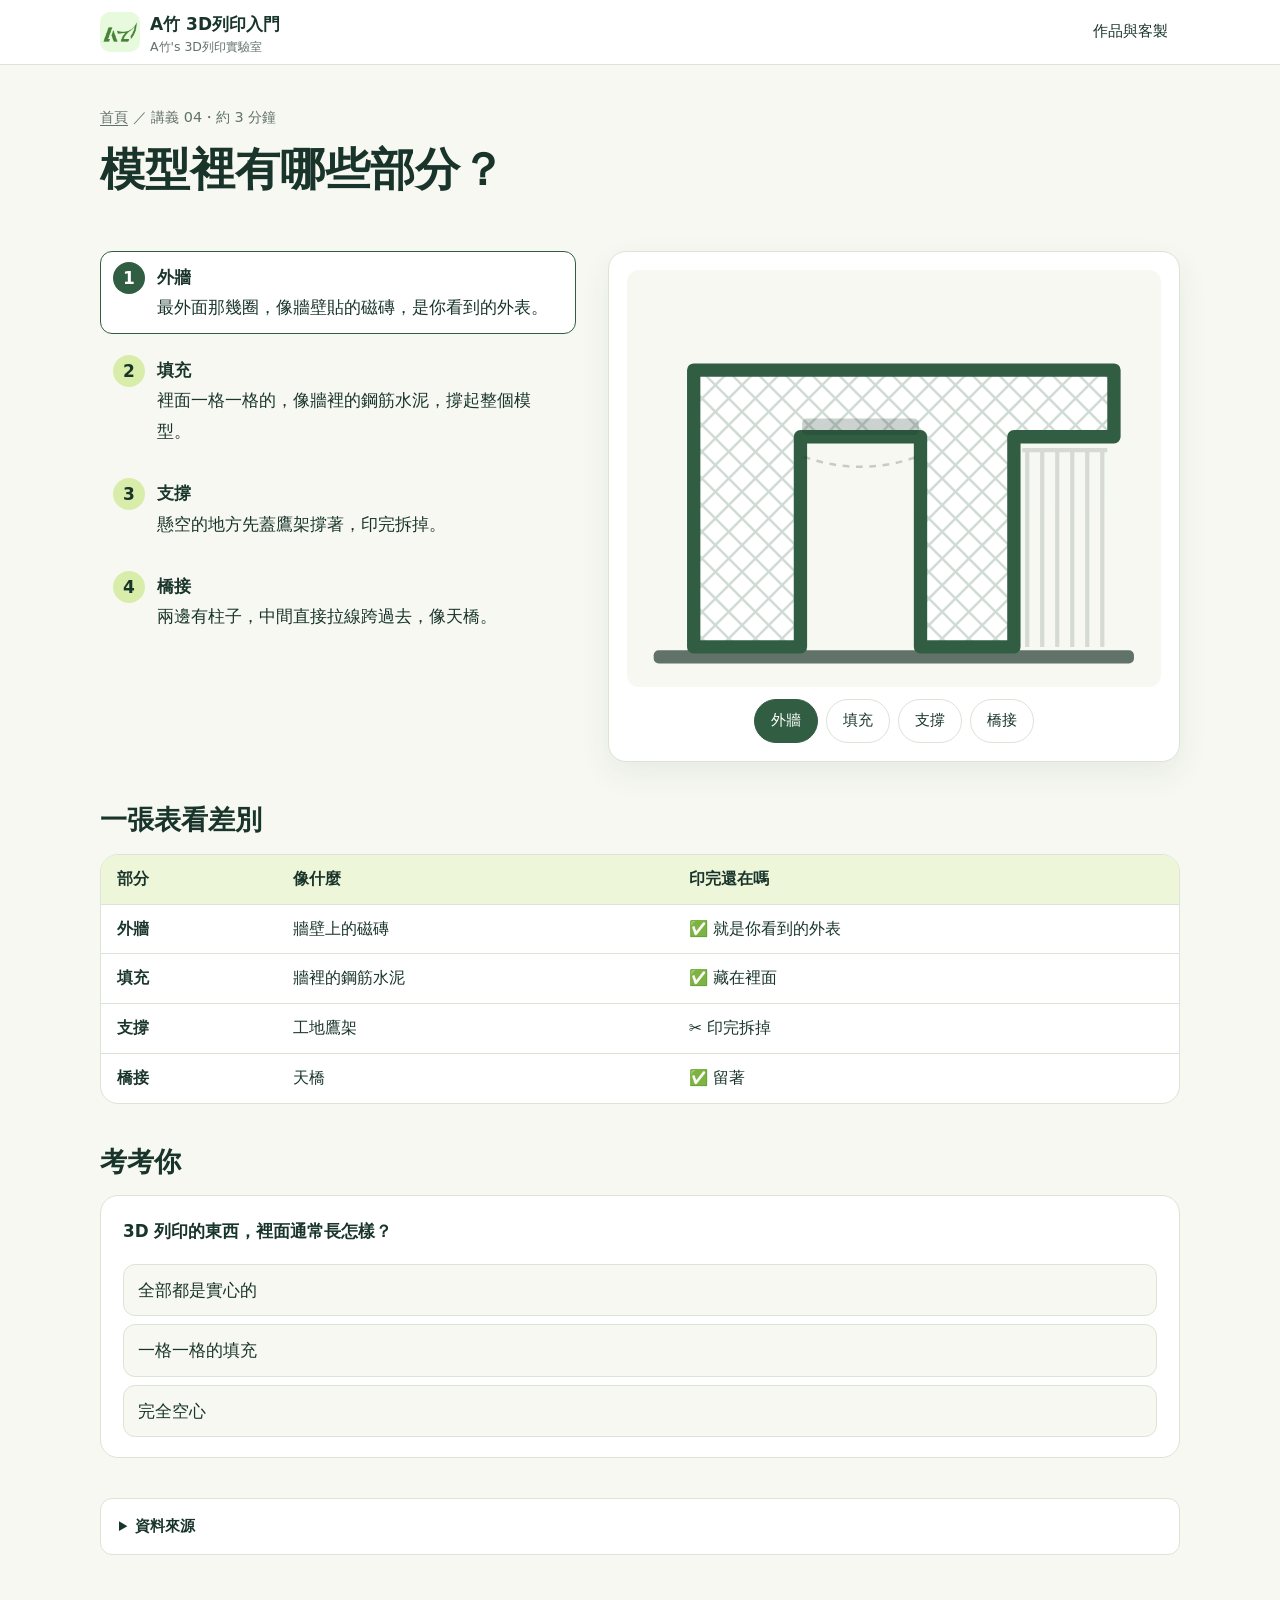
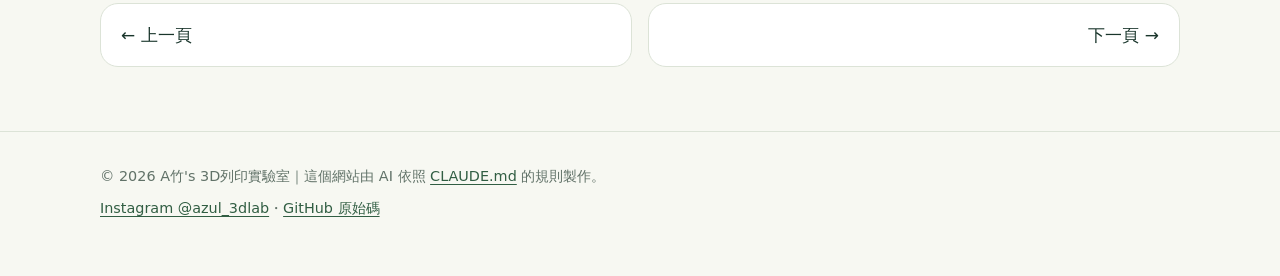
<file: lessons/04-model-parts/index.html>
<!doctype html>
<html lang="zh-Hant-TW">
<head>
  <meta charset="utf-8">
  <meta name="viewport" content="width=device-width, initial-scale=1">
  <title>模型裡有哪些部分？｜A竹 3D列印入門</title>
  <meta name="description" content="外牆、填充、支撐、橋接，切開來一次看懂。">
  <meta name="theme-color" content="#315E43">
  <link rel="icon" href="../../assets/img/favicon.png">
  <link rel="stylesheet" href="../../assets/css/style.css">
</head>
<body data-lesson="04-model-parts">
  <a class="skip-link" href="#main">跳到主要內容</a>
  <header class="site-header">
    <div class="container">
      <a class="brand" href="../../"><img src="../../assets/img/logo.png" alt="" width="40" height="40"><span>A竹 3D列印入門<small>A竹's 3D列印實驗室</small></span></a>
      <nav class="site-nav" aria-label="主要導覽">
        <a href="https://blind-us.github.io/azul-3dlab/" rel="noopener">作品與客製</a>
      </nav>
    </div>
  </header>

  <main id="main" class="container lesson">
    <header class="lesson-hero">
      <p class="breadcrumb"><a href="../../">首頁</a> ／ <span data-lesson-no></span></p>
      <h1>模型裡有哪些部分？</h1>
    </header>

    <section id="idea" class="split">
      <div class="split-text">
        <ol class="steps" id="idea-steps">
          <li><strong>外牆</strong>最外面那幾圈，像牆壁貼的磁磚，是你看到的外表。</li>
          <li><strong>填充</strong>裡面一格一格的，像牆裡的鋼筋水泥，撐起整個模型。</li>
          <li><strong>支撐</strong>懸空的地方先蓋鷹架撐著，印完拆掉。</li>
          <li><strong>橋接</strong>兩邊有柱子，中間直接拉線跨過去，像天橋。</li>
        </ol>
      </div>
      <div class="split-visual">
        <div class="widget" data-widget="parts" data-steps="idea-steps">
          <div class="parts-options" role="group" aria-label="選擇部分">
            <button type="button" data-part="walls">外牆</button>
            <button type="button" data-part="infill">填充</button>
            <button type="button" data-part="support">支撐</button>
            <button type="button" data-part="bridge">橋接</button>
          </div>
        </div>
      </div>
    </section>

    <section id="points">
      <h2>一張表看差別</h2>
      <div class="table-wrap"><table>
        <thead><tr><th>部分</th><th>像什麼</th><th>印完還在嗎</th></tr></thead>
        <tbody>
          <tr><td>外牆</td><td>牆壁上的磁磚</td><td>✅ 就是你看到的外表</td></tr>
          <tr><td>填充</td><td>牆裡的鋼筋水泥</td><td>✅ 藏在裡面</td></tr>
          <tr><td>支撐</td><td>工地鷹架</td><td>✂️ 印完拆掉</td></tr>
          <tr><td>橋接</td><td>天橋</td><td>✅ 留著</td></tr>
        </tbody>
      </table></div>
    </section>

    <section id="quiz">
      <h2>考考你</h2>
      <div class="quiz" data-widget="quiz">
        <p class="quiz-q">3D 列印的東西，裡面通常長怎樣？</p>
        <div class="quiz-options">
          <button type="button">全部都是實心的</button>
          <button type="button" data-correct>一格一格的填充</button>
          <button type="button">完全空心</button>
        </div>
        <p class="quiz-explain" hidden>裡面用格子撐著，省料又省時間。想要更堅固，就多加幾圈外牆、填得更密。</p>
      </div>
    </section>

    <section id="sources">
      <details class="sources">
        <summary>資料來源</summary>
        <ul>
          <li>加大填充密度、牆數可以讓模型更堅固：<a href="https://wiki.bambulab.com/zh/software/bambu-studio/how-to-set-slicing-parameters" rel="noopener">拓竹 Wiki｜切片參數設定指南</a>（擷取 2026-11-10）</li>
          <li>填充有網格、蜂窩等很多種圖案：<a href="https://wiki.bambulab.com/zh/software/bambu-studio/fill-patterns" rel="noopener">拓竹 Wiki｜填充圖案介紹</a>（擷取 2026-11-10）</li>
          <li>懸空的地方要加支撐，印完要移除：<a href="https://wiki.bambulab.com/zh/software/bambu-studio/support" rel="noopener">拓竹 Wiki｜支撐耗材與支撐功能的介紹</a>（擷取 2026-11-10）</li>
          <li>橋接是跨過空隙、下面沒有支撐的部分：<a href="https://wiki.bambulab.com/zh/software/bambu-studio/parameter/bridge" rel="noopener">拓竹 Wiki｜橋接設定</a>（擷取 2026-11-10）</li>
          <li>磁磚、鋼筋水泥、鷹架、天橋：生活比喻，方便想像。</li>
        </ul>
      </details>
    </section>
    <!-- TODO(作者): 補一張自己把模型切開、看得到外牆和填充的照片 -->

    <nav class="lesson-pager" data-pager aria-label="上一頁與下一頁"></nav>
  </main>

  <footer class="site-footer">
    <div class="container">
      <p>© <span data-year>2026</span> A竹's 3D列印實驗室｜這個網站由 AI 依照 <a href="https://github.com/Blind-Us/azul-3dprint-notes/blob/main/CLAUDE.md" rel="noopener">CLAUDE.md</a> 的規則製作。</p>
      <p><a href="https://www.instagram.com/azul_3dlab/" rel="noopener">Instagram @azul_3dlab</a>・<a href="https://github.com/Blind-Us/azul-3dprint-notes" rel="noopener">GitHub 原始碼</a></p>
    </div>
  </footer>
  <script src="../../assets/js/lessons.js"></script>
  <script src="../../assets/js/site.js"></script>
</body>
</html>
</file>
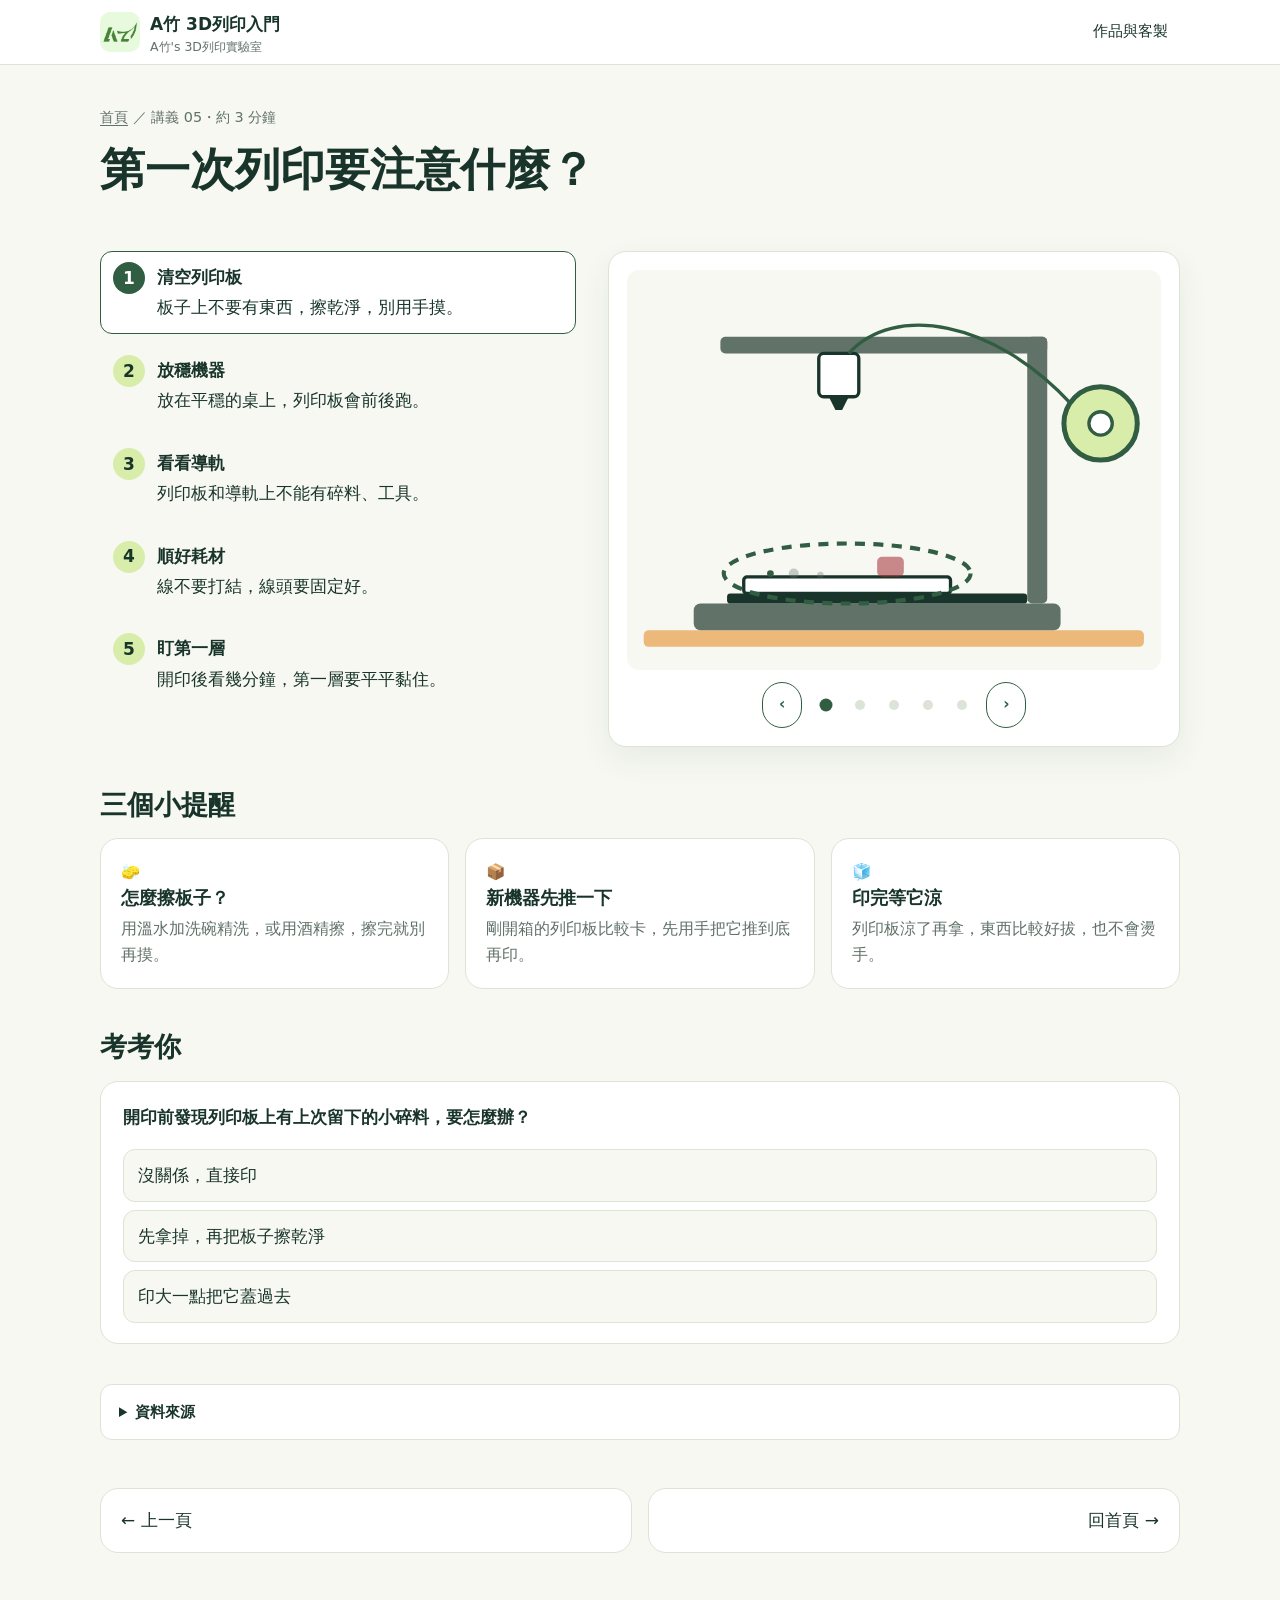
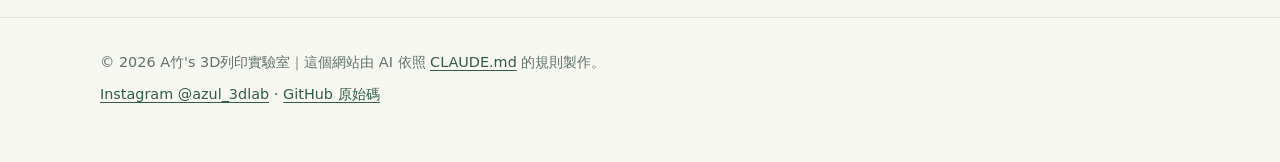
<file: lessons/05-first-print-tips/index.html>
<!doctype html>
<html lang="zh-Hant-TW">
<head>
  <meta charset="utf-8">
  <meta name="viewport" content="width=device-width, initial-scale=1">
  <title>第一次列印要注意什麼？｜A竹 3D列印入門</title>
  <meta name="description" content="開印前檢查五件事，避免第一次就失敗。">
  <meta name="theme-color" content="#315E43">
  <link rel="icon" href="../../assets/img/favicon.png">
  <link rel="stylesheet" href="../../assets/css/style.css">
</head>
<body data-lesson="05-first-print-tips">
  <a class="skip-link" href="#main">跳到主要內容</a>
  <header class="site-header">
    <div class="container">
      <a class="brand" href="../../"><img src="../../assets/img/logo.png" alt="" width="40" height="40"><span>A竹 3D列印入門<small>A竹's 3D列印實驗室</small></span></a>
      <nav class="site-nav" aria-label="主要導覽">
        <a href="https://blind-us.github.io/azul-3dlab/" rel="noopener">作品與客製</a>
      </nav>
    </div>
  </header>

  <main id="main" class="container lesson">
    <header class="lesson-hero">
      <p class="breadcrumb"><a href="../../">首頁</a> ／ <span data-lesson-no></span></p>
      <h1>第一次列印要注意什麼？</h1>
    </header>

    <section id="idea" class="split">
      <div class="split-text">
        <ol class="steps" id="idea-steps">
          <li><strong>清空列印板</strong>板子上不要有東西，擦乾淨，別用手摸。</li>
          <li><strong>放穩機器</strong>放在平穩的桌上，列印板會前後跑。</li>
          <li><strong>看看導軌</strong>列印板和導軌上不能有碎料、工具。</li>
          <li><strong>順好耗材</strong>線不要打結，線頭要固定好。</li>
          <li><strong>盯第一層</strong>開印後看幾分鐘，第一層要平平黏住。</li>
        </ol>
      </div>
      <div class="split-visual">
        <div class="widget" data-widget="precheck" data-steps="idea-steps"></div>
      </div>
    </section>

    <section id="points">
      <h2>三個小提醒</h2>
      <div class="cards">
        <article class="card">
          <p class="card-icon" aria-hidden="true">🧽</p>
          <h3>怎麼擦板子？</h3>
          <p>用溫水加洗碗精洗，或用酒精擦，擦完就別再摸。</p>
        </article>
        <article class="card">
          <p class="card-icon" aria-hidden="true">📦</p>
          <h3>新機器先推一下</h3>
          <p>剛開箱的列印板比較卡，先用手把它推到底再印。</p>
        </article>
        <article class="card">
          <p class="card-icon" aria-hidden="true">🧊</p>
          <h3>印完等它涼</h3>
          <p>列印板涼了再拿，東西比較好拔，也不會燙手。</p>
        </article>
      </div>
    </section>

    <section id="quiz">
      <h2>考考你</h2>
      <div class="quiz" data-widget="quiz">
        <p class="quiz-q">開印前發現列印板上有上次留下的小碎料，要怎麼辦？</p>
        <div class="quiz-options">
          <button type="button">沒關係，直接印</button>
          <button type="button" data-correct>先拿掉，再把板子擦乾淨</button>
          <button type="button">印大一點把它蓋過去</button>
        </div>
        <p class="quiz-explain" hidden>板子上有東西，第一層就黏不好，噴頭還可能撞到它。</p>
      </div>
    </section>

    <section id="sources">
      <details class="sources">
        <summary>資料來源</summary>
        <ul>
          <li>開印前檢查列印板是否乾淨、用酒精擦、別用手摸；檢查耗材沒有打結：<a href="https://wiki.bambulab.com/zh/filament/beginner" rel="noopener">拓竹 Wiki｜耗材新手入門指南</a>（擷取 2026-11-10）</li>
          <li>用溫水和肥皂清洗列印板；列印板完全冷卻後再取件：<a href="https://wiki.bambulab.com/zh/a1/manual/faq" rel="noopener">拓竹 Wiki｜A1 常見問答（FAQ）</a>（擷取 2026-11-10）</li>
          <li>導軌上的塊狀、絲狀異物要清掉：<a href="https://wiki.bambulab.com/zh/a1/maintenance/basic-maintenance" rel="noopener">拓竹 Wiki｜A1 產品維護與保養</a>（擷取 2026-11-10）</li>
          <li>剛開箱時列印板摩擦較大，先手動把它推到最大行程：<a href="https://wiki.bambulab.com/zh/a1/manual/first-print-with-external-spool" rel="noopener">拓竹 Wiki｜A1 初次列印指南（使用外掛料盤）</a>（擷取 2026-11-10）</li>
          <li>A1 的列印板會沿 Y 軸前後移動：<a href="https://wiki.bambulab.com/zh/a1/manual/intro-a1" rel="noopener">拓竹 Wiki｜A1 主要組件介紹</a>（擷取 2026-11-10）</li>
          <li>經驗起點：「放在平穩的桌上」和「盯第一層」是作者的經驗提醒。</li>
        </ul>
      </details>
    </section>
    <!-- TODO(作者): 補一張「第一層好／不好」的對照照片 -->

    <nav class="lesson-pager" data-pager aria-label="上一頁與下一頁"></nav>
  </main>

  <footer class="site-footer">
    <div class="container">
      <p>© <span data-year>2026</span> A竹's 3D列印實驗室｜這個網站由 AI 依照 <a href="https://github.com/Blind-Us/azul-3dprint-notes/blob/main/CLAUDE.md" rel="noopener">CLAUDE.md</a> 的規則製作。</p>
      <p><a href="https://www.instagram.com/azul_3dlab/" rel="noopener">Instagram @azul_3dlab</a>・<a href="https://github.com/Blind-Us/azul-3dprint-notes" rel="noopener">GitHub 原始碼</a></p>
    </div>
  </footer>
  <script src="../../assets/js/lessons.js"></script>
  <script src="../../assets/js/site.js"></script>
</body>
</html>
</file>
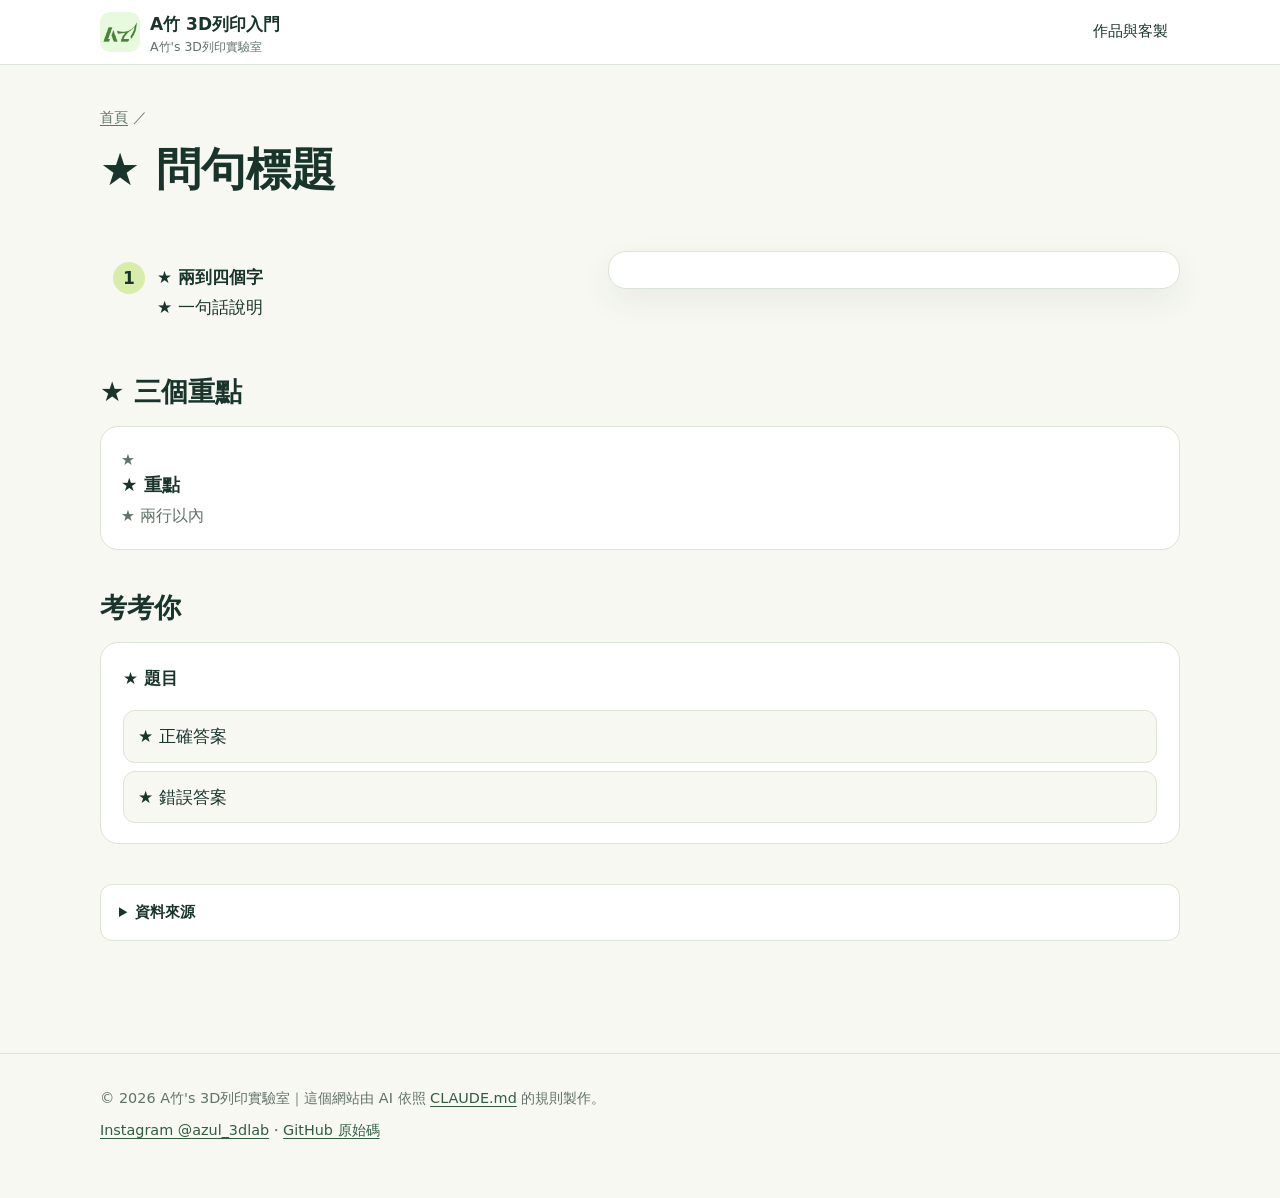
<file: lessons/_template/index.html>
<!doctype html>
<!--
  講義頁範本（CLAUDE.md 第 6、7 節）
  使用方式：複製整個 _template 資料夾成 lessons/NN-slug/，然後只改有 ★ 標記的地方。
  不要改：五個區塊的順序和 id、CSS/JS 引用、頁首頁尾結構。
-->
<html lang="zh-Hant-TW">
<head>
  <meta charset="utf-8">
  <meta name="viewport" content="width=device-width, initial-scale=1">
  <title>★ 問句標題｜A竹 3D列印入門</title>
  <meta name="description" content="★ 與 lessons.js summary 相同的一句話">
  <meta name="theme-color" content="#315E43">
  <link rel="icon" href="../../assets/img/favicon.png">
  <link rel="stylesheet" href="../../assets/css/style.css">
</head>
<body data-lesson="NN-slug"><!-- ★ 改成 slug -->
  <a class="skip-link" href="#main">跳到主要內容</a>
  <header class="site-header">
    <div class="container">
      <a class="brand" href="../../"><img src="../../assets/img/logo.png" alt="" width="40" height="40"><span>A竹 3D列印入門<small>A竹's 3D列印實驗室</small></span></a>
      <nav class="site-nav" aria-label="主要導覽">
        <a href="https://blind-us.github.io/azul-3dlab/" rel="noopener">作品與客製</a>
      </nav>
    </div>
  </header>

  <main id="main" class="container lesson">
    <!-- 1. 頁首：只放問句標題，不加副標 -->
    <header class="lesson-hero">
      <p class="breadcrumb"><a href="../../">首頁</a> ／ <span data-lesson-no></span></p>
      <h1>★ 問句標題</h1>
    </header>

    <!-- 2. 一張圖看懂：左邊 3–5 個短步驟，右邊一個互動元件或圖（不加小標題、元件標題、說明文字） -->
    <section id="idea" class="split">
      <div class="split-text">
        <ol class="steps" id="idea-steps">
          <li><strong>★ 兩到四個字</strong>★ 一句話說明</li>
        </ol>
      </div>
      <div class="split-visual">
        <div class="widget" data-widget="★" data-steps="idea-steps"></div>
      </div>
    </section>

    <!-- 3. 重點：2–4 張卡片，或一張比較表 -->
    <section id="points">
      <h2>★ 三個重點</h2>
      <div class="cards">
        <article class="card">
          <p class="card-icon" aria-hidden="true">★</p>
          <h3>★ 重點</h3>
          <p>★ 兩行以內</p>
        </article>
      </div>
    </section>

    <!-- 4. 考考你：剛好一題 -->
    <section id="quiz">
      <h2>考考你</h2>
      <div class="quiz" data-widget="quiz">
        <p class="quiz-q">★ 題目</p>
        <div class="quiz-options">
          <button type="button" data-correct>★ 正確答案</button>
          <button type="button">★ 錯誤答案</button>
        </div>
        <p class="quiz-explain" hidden>★ 一句話解說</p>
      </div>
    </section>

    <!-- 5. 資料來源：摺起來，不打斷閱讀 -->
    <section id="sources">
      <details class="sources">
        <summary>資料來源</summary>
        <ul>
          <li>★ 用在哪句話：<a href="https://example.com" rel="noopener">來源名稱</a>（擷取日期）</li>
        </ul>
      </details>
    </section>

    <nav class="lesson-pager" data-pager aria-label="上一頁與下一頁"></nav>
  </main>

  <footer class="site-footer">
    <div class="container">
      <p>© <span data-year>2026</span> A竹's 3D列印實驗室｜這個網站由 AI 依照 <a href="https://github.com/Blind-Us/azul-3dprint-notes/blob/main/CLAUDE.md" rel="noopener">CLAUDE.md</a> 的規則製作。</p>
      <p><a href="https://www.instagram.com/azul_3dlab/" rel="noopener">Instagram @azul_3dlab</a>・<a href="https://github.com/Blind-Us/azul-3dprint-notes" rel="noopener">GitHub 原始碼</a></p>
    </div>
  </footer>
  <script src="../../assets/js/lessons.js"></script>
  <script src="../../assets/js/site.js"></script>
</body>
</html>
</file>
<file: assets/css/style.css>
/* =========================================================
   A竹 3D列印入門｜全站唯一樣式表
   規則：講義頁只用這裡的 class 與 tokens，不寫死色碼、不用 inline style。
   ========================================================= */

:root {
  /* 圖表分類色（dataviz 預設色盤前四色，已驗證色盲可分辨；依順序固定給項目，不輪換） */
  --series-1: #2a78d6;
  --series-2: #eb6834;
  --series-3: #1baf7a;
  --series-4: #eda100;
  /* 色彩 tokens（與 CLAUDE.md 第 9 節同步） */
  --bg: #F7F8F2;
  --surface: #FFFFFF;
  --ink: #19352B;
  --muted: #617268;
  --brand: #315E43;
  --brand-hover: #254B34;
  --lime: #D9EDAA;
  --lime-soft: #EEF6DA;
  --border: #DCE3D7;
  --accent: #EDB97B;
  --accent-soft: #FBEEDD;
  --hot: #D9623B;
  --error: #A32C32;
  --error-soft: #F7E3E4;

  /* 字型與尺寸 */
  --font: system-ui, -apple-system, "Segoe UI", "Noto Sans TC", "PingFang TC", "Microsoft JhengHei", sans-serif;
  --mono: ui-monospace, "Cascadia Code", Consolas, monospace;
  --radius: 18px;
  --radius-sm: 12px;
  --shadow: 0 12px 32px rgba(25, 53, 43, 0.07);
  --container: 1080px;
  --gutter: 20px;

  color-scheme: light;
}

*, *::before, *::after { box-sizing: border-box; }

html { scroll-behavior: smooth; -webkit-text-size-adjust: 100%; }
@media (prefers-reduced-motion: reduce) {
  html { scroll-behavior: auto; }
  * { transition: none !important; animation: none !important; }
}

body {
  margin: 0;
  background: var(--bg);
  color: var(--ink);
  font-family: var(--font);
  font-size: 17px;
  line-height: 1.8;
  overflow-wrap: anywhere;
}

img, svg { max-width: 100%; height: auto; }
a { color: var(--brand); text-underline-offset: 3px; }
a:hover { color: var(--brand-hover); }
:focus-visible { outline: 3px solid var(--brand); outline-offset: 3px; border-radius: 4px; }
code { font-family: var(--mono); font-size: 0.88em; background: var(--lime-soft); padding: 0.1em 0.4em; border-radius: 6px; }
/* 中文標題只在標點或空白處換行，放不下時才強制斷字 */
h1, h2, h3 { line-height: 1.3; text-wrap: balance; word-break: keep-all; margin: 0 0 0.6em; }
h2 { font-size: clamp(1.35rem, 1.1rem + 1vw, 1.7rem); }
h3 { font-size: 1.15rem; }
p { margin: 0 0 1em; }

.container { width: min(100% - 2 * var(--gutter), var(--container)); margin-inline: auto; }
.skip-link { position: absolute; left: -999px; top: 8px; background: var(--brand); color: var(--surface); padding: 8px 14px; border-radius: 999px; z-index: 10; }
.skip-link:focus { left: 12px; color: var(--surface); }

/* ---------- 頁首／頁尾 ---------- */
.site-header { background: var(--surface); border-bottom: 1px solid var(--border); position: sticky; top: 0; z-index: 5; }
.site-header .container { display: flex; align-items: center; justify-content: space-between; gap: 12px; min-height: 64px; flex-wrap: wrap; }
.brand { display: flex; align-items: center; gap: 10px; text-decoration: none; color: var(--ink); font-weight: 700; }
.brand img { width: 40px; height: 40px; border-radius: 10px; }
.brand small { display: block; font-weight: 400; color: var(--muted); font-size: 0.78rem; line-height: 1.2; }
.site-nav { display: flex; gap: 4px; flex-wrap: wrap; }
.site-nav a { text-decoration: none; color: var(--ink); padding: 6px 12px; border-radius: 999px; font-size: 0.95rem; }
.site-nav a:hover { background: var(--lime-soft); color: var(--brand); }

.site-footer { border-top: 1px solid var(--border); margin-top: 64px; padding: 32px 0 48px; color: var(--muted); font-size: 0.9rem; }
.site-footer p { margin: 0 0 6px; }

/* ---------- 共用小元素 ---------- */
.tag { display: inline-block; font-size: 0.8rem; line-height: 1.4; padding: 3px 10px; border-radius: 999px; background: var(--lime-soft); color: var(--ink); }
.tag.planned { background: var(--accent-soft); }
.btn { font: inherit; font-size: 0.95rem; font-weight: 600; border: 1px solid var(--brand); background: var(--brand); color: var(--surface); padding: 8px 16px; border-radius: 999px; cursor: pointer; min-height: 44px; touch-action: manipulation; transition: background-color 150ms; }
.btn:hover { background: var(--brand-hover); }
a.btn { display: inline-flex; align-items: center; text-decoration: none; }
a.btn:hover { color: var(--surface); }
.btn.ghost { background: var(--surface); color: var(--brand); }
.btn.ghost:hover { background: var(--lime-soft); }
.chip-btn { font: inherit; font-size: 0.95rem; border: 1px solid var(--border); background: var(--surface); color: var(--ink); padding: 6px 16px; border-radius: 999px; cursor: pointer; min-height: 44px; touch-action: manipulation; transition: background-color 150ms, border-color 150ms; }
.chip-btn:hover { border-color: var(--brand); }
.chip-btn[aria-pressed="true"] { background: var(--brand); border-color: var(--brand); color: var(--surface); }
.sr-only { position: absolute; width: 1px; height: 1px; padding: 0; margin: -1px; overflow: hidden; clip: rect(0 0 0 0); white-space: nowrap; border: 0; }
.note { font-size: 0.85rem; color: var(--muted); margin: 10px 0 0; line-height: 1.6; }

/* ---------- 首頁 ---------- */
.home-hero { padding: 56px 0 24px; }
.home-hero h1 { font-size: clamp(2rem, 1.4rem + 3vw, 3.2rem); }

.section-head { display: flex; align-items: end; justify-content: space-between; gap: 16px; flex-wrap: wrap; margin: 40px 0 16px; }
.section-head h2 { margin: 0; }
.section-head p { margin: 0; color: var(--muted); }

.lesson-grid { display: grid; grid-template-columns: repeat(auto-fill, minmax(min(100%, 280px), 1fr)); gap: 16px; }
.lesson-card { position: relative; display: flex; flex-direction: column; gap: 6px; background: var(--surface); border: 1px solid var(--border); border-radius: var(--radius); padding: 22px; transition: border-color 150ms, transform 150ms; }
.lesson-card:hover { border-color: var(--brand); transform: translateY(-2px); }
.lesson-thumb { pointer-events: none; margin: -6px -6px 8px; }
.lesson-thumb svg { display: block; width: 100%; height: 150px; }
.lesson-thumb .widget-controls, .lesson-thumb .radar-options, .lesson-thumb .parts-options, .lesson-thumb .sr-only, .lesson-thumb .ps-label, .lesson-thumb .ps-bed-label { display: none; }
.lesson-card .no { font-family: var(--mono); color: var(--brand); font-weight: 700; font-size: 0.85rem; }
.lesson-card h3 { margin: 0; font-size: 1.2rem; }
.lesson-card h3 a { color: var(--ink); text-decoration: none; }
.lesson-card h3 a::after { content: ""; position: absolute; inset: 0; border-radius: var(--radius); }
.lesson-card p { margin: 0; color: var(--muted); font-size: 0.95rem; line-height: 1.6; }
.lesson-card .meta { margin-top: auto; padding-top: 10px; display: flex; gap: 6px; flex-wrap: wrap; }
.lesson-card.is-planned { background: transparent; border-style: dashed; }
.lesson-card.is-planned:hover { transform: none; border-color: var(--border); }
.lesson-card.is-planned h3 { opacity: 0.6; }
.read-mark { position: absolute; top: 18px; right: 18px; font-size: 0.78rem; color: var(--brand); background: var(--lime-soft); padding: 2px 10px; border-radius: 999px; }


/* ---------- 講義頁 ---------- */
.lesson-hero { padding: 40px 0 8px; max-width: 46rem; }
.breadcrumb { font-size: 0.9rem; color: var(--muted); margin-bottom: 10px; }
.breadcrumb a { color: var(--muted); }
.lesson-hero h1 { font-size: clamp(1.9rem, 1.4rem + 2.4vw, 2.8rem); margin: 0 0 12px; }

.lesson > section { padding: 32px 0 8px; scroll-margin-top: 80px; }

/* 左文右圖 */
.split { display: grid; grid-template-columns: minmax(0, 5fr) minmax(0, 6fr); gap: 32px; align-items: start; }
.split-visual { min-width: 0; }

/* 步驟（動畫進行時，目前步驟會被標成 is-active） */
.steps { list-style: none; padding: 0; margin: 0; counter-reset: step; display: grid; gap: 10px; }
.steps li { counter-increment: step; position: relative; padding: 10px 14px 10px 56px; border-radius: var(--radius-sm); border: 1px solid transparent; transition: background-color 200ms, border-color 200ms; }
.steps li::before { content: counter(step); position: absolute; left: 12px; top: 10px; width: 32px; height: 32px; border-radius: 50%; background: var(--lime); color: var(--ink); display: grid; place-items: center; font-weight: 700; }
.steps li strong { display: block; font-size: 1.05rem; }
.steps li.is-active { background: var(--surface); border-color: var(--brand); }
.steps li.is-clickable { cursor: pointer; }
.steps li.is-clickable:hover { border-color: var(--border); }
.steps li.is-active::before { background: var(--brand); color: var(--surface); }

/* 重點卡片 */
.cards { display: grid; grid-template-columns: repeat(auto-fit, minmax(min(100%, 220px), 1fr)); gap: 16px; }
.card { background: var(--surface); border: 1px solid var(--border); border-radius: var(--radius); padding: 20px; }
.card-icon { font-size: 2rem; line-height: 1; margin: 0 0 10px; }
.card h3 { margin-bottom: 6px; }
.card p { margin: 0; color: var(--muted); font-size: 0.97rem; line-height: 1.7; }

/* 提示框 */
.callout { border-radius: var(--radius-sm); padding: 14px 18px; margin: 16px 0; border: 1px solid var(--border); background: var(--surface); border-left: 5px solid var(--brand); }
.callout p:last-child { margin-bottom: 0; }
.callout-title { font-weight: 700; margin-bottom: 4px; }
.callout.tip { background: var(--lime-soft); }
.callout.warn { background: var(--accent-soft); border-left-color: var(--accent); }

/* 比較表（手機會橫向捲動） */
.table-wrap { overflow-x: auto; border: 1px solid var(--border); border-radius: var(--radius); background: var(--surface); }
table { border-collapse: collapse; width: 100%; font-size: 0.97rem; line-height: 1.6; }
th, td { text-align: left; padding: 12px 16px; border-bottom: 1px solid var(--border); vertical-align: top; }
th { background: var(--lime-soft); font-weight: 700; white-space: nowrap; }
td:first-child { font-weight: 700; white-space: nowrap; }
tbody tr:last-child td { border-bottom: 0; }

/* 選擇題 */
.quiz { background: var(--surface); border: 1px solid var(--border); border-radius: var(--radius); padding: 20px 22px; }
.quiz-q { font-weight: 700; font-size: 1.05rem; }
.quiz-options { display: grid; gap: 8px; }
.quiz-options button { font: inherit; text-align: left; background: var(--bg); border: 1px solid var(--border); border-radius: var(--radius-sm); padding: 10px 14px; min-height: 48px; cursor: pointer; color: var(--ink); touch-action: manipulation; transition: background-color 150ms, border-color 150ms; }
.quiz-options button:hover:not(:disabled) { border-color: var(--brand); }
.quiz-options button.is-correct { background: var(--lime); border-color: var(--brand); font-weight: 600; }
.quiz-options button.is-wrong { background: var(--error-soft); border-color: var(--error); }
.quiz-options button:disabled { cursor: default; }
.quiz-explain { margin: 12px 0 0; padding-top: 12px; border-top: 1px dashed var(--border); }

/* 情境選擇器 */
.picker-options { display: flex; flex-wrap: wrap; gap: 8px; margin-bottom: 14px; }
.picker-panel { background: var(--bg); border-radius: var(--radius-sm); padding: 16px 18px; }
.picker-panel .panel-icon { font-size: 3rem; line-height: 1; margin: 0 0 10px; }
.picker-panel h3 { margin-bottom: 6px; }
.picker-panel p:last-child { margin-bottom: 0; }

/* 來源（摺疊） */
.sources { background: var(--surface); border: 1px solid var(--border); border-radius: var(--radius-sm); padding: 4px 18px; font-size: 0.92rem; color: var(--muted); }
.sources summary { cursor: pointer; font-weight: 700; color: var(--ink); padding: 10px 0; min-height: 44px; }
.sources ul { padding-left: 1.2em; }
.sources li { margin-bottom: 4px; }

/* 上一頁／下一頁 */
.lesson-pager { display: grid; grid-template-columns: 1fr 1fr; gap: 16px; margin-top: 40px; }
.lesson-pager a { display: block; background: var(--surface); border: 1px solid var(--border); border-radius: var(--radius); padding: 16px 20px; text-decoration: none; color: var(--ink); transition: border-color 150ms; }
.lesson-pager a:hover { border-color: var(--brand); }
.lesson-pager .next { text-align: right; grid-column: 2; }

/* ---------- 互動元件 ---------- */
.widget { background: var(--surface); border: 1px solid var(--border); border-radius: var(--radius); padding: 18px; box-shadow: var(--shadow); }
.widget-controls { display: flex; flex-wrap: wrap; align-items: center; gap: 8px; margin-top: 12px; }

/* 列印動畫 print-sim（SVG 內只用 class，不寫死色碼） */
.ps-svg { display: block; width: 100%; background: var(--bg); border-radius: var(--radius-sm); font-family: var(--font); }
.ps-bed { fill: var(--muted); }
.ps-bed-label, .ps-label { fill: var(--muted); font-size: 12px; }
.ps-line { fill: var(--brand); }
.ps-line.is-current { fill: var(--brand-hover); }
.ps-body { fill: var(--surface); stroke: var(--ink); stroke-width: 2; }
.ps-heater { fill: var(--muted); transition: fill 400ms; }
.ps-heater.is-hot { fill: var(--hot); }
.ps-nozzle { fill: var(--ink); }
.ps-filament { stroke: var(--brand); stroke-width: 6; stroke-dasharray: 8 4; fill: none; }
.ps-melt { fill: var(--hot); opacity: 0; transition: opacity 150ms; }
.ps-melt.is-on { opacity: 1; }
.ps-callout { fill: var(--ink); font-size: 13px; font-weight: 700; }

/* 六角形雷達圖 radar */
.radar-options { display: flex; flex-wrap: wrap; gap: 8px; margin-bottom: 8px; }
.rd-svg { display: block; width: 100%; max-width: 380px; margin: 0 auto; font-family: var(--font); overflow: visible; }
.rd-grid { fill: none; stroke: var(--border); stroke-width: 1; }
.rd-grid.is-outer { stroke: var(--muted); }
.rd-axis { stroke: var(--border); stroke-width: 1; }
.rd-label { fill: var(--ink); font-size: 13px; font-weight: 600; }
.rd-hit { fill: transparent; cursor: help; }
.rd-c1 { --rd: var(--series-1); }
.rd-c2 { --rd: var(--series-2); }
.rd-c3 { --rd: var(--series-3); }
.rd-c4 { --rd: var(--series-4); }
.rd-shape { fill: var(--rd); fill-opacity: 0.14; stroke: var(--rd); stroke-width: 2.5; stroke-linejoin: round; }
.rd-dot { fill: var(--rd); stroke: var(--surface); stroke-width: 2; }
.rd-swatch { display: inline-block; width: 12px; height: 12px; border-radius: 3px; background: var(--rd); margin-right: 6px; vertical-align: -1px; }
.rd-toggle[aria-pressed="false"] .rd-swatch { background: transparent; box-shadow: inset 0 0 0 2px var(--rd); }
.chip-btn.rd-toggle[aria-pressed="true"] { background: var(--surface); color: var(--ink); border-color: var(--rd); box-shadow: inset 0 0 0 1px var(--rd); }
.rd-table-wrap { margin-top: 10px; }
.rd-table { font-size: 0.88rem; }
.rd-table th, .rd-table td { padding: 6px 8px; text-align: center; }
.rd-table th:first-child, .rd-table td:first-child { text-align: left; }

/* 流程圖 flow（03） */
.fl-svg { display: block; width: 100%; background: var(--bg); border-radius: var(--radius-sm); }
.fl-screen { fill: var(--surface); stroke: var(--ink); stroke-width: 3; }
.fl-frame { fill: var(--muted); }
.fl-plate { fill: var(--muted); transition: fill 500ms; }
.fl-plate.is-hot { fill: var(--hot); }
.fl-head { fill: var(--surface); stroke: var(--ink); stroke-width: 2; }
.fl-nozzle { fill: var(--ink); }
.fl-wire { fill: var(--lime-soft); stroke: var(--brand); stroke-width: 2; }
.fl-layer { fill: var(--brand); }
.fl-toolpath { fill: none; stroke: var(--ink); stroke-width: 1.2; stroke-linejoin: round; }
.fl-tip { fill: var(--brand); }
.fl-arrow { fill: none; stroke: var(--brand); stroke-width: 4; stroke-linecap: round; stroke-linejoin: round; }
.fl-path { fill: none; stroke: var(--border); stroke-width: 3; stroke-dasharray: 6 6; }
.fl-file { fill: var(--surface); stroke: var(--brand); stroke-width: 2; }
.fl-file-line { stroke: var(--brand); stroke-width: 2; }
.fl-clock { fill: var(--surface); stroke: var(--ink); stroke-width: 2.5; }
.fl-hand { stroke: var(--ink); stroke-width: 2.5; stroke-linecap: round; }
.fl-controls { justify-content: center; }
.fl-dots { display: flex; gap: 2px; }
.fl-dot { width: 32px; height: 44px; border: 0; background: transparent; cursor: pointer; position: relative; }
.fl-dot::after { content: ""; position: absolute; left: 50%; top: 50%; width: 10px; height: 10px; margin: -5px 0 0 -5px; border-radius: 50%; background: var(--border); transition: background-color 150ms, transform 150ms; }
.fl-dot[aria-current="step"]::after { background: var(--brand); transform: scale(1.3); }

/* 模型剖面 parts（04） */
.parts-options { display: flex; flex-wrap: wrap; gap: 8px; justify-content: center; margin-top: 12px; }
.pt-svg { display: block; width: 100%; background: var(--bg); border-radius: var(--radius-sm); }
.pt-bed { fill: var(--muted); }
.pt-body { fill: var(--surface); }
.pt-part { transition: opacity 250ms; }
.pt-part.is-dim { opacity: 0.22; }
.pt-infill line { stroke: var(--brand); stroke-width: 1.5; }
.pt-walls { fill: none; stroke: var(--brand); stroke-width: 8; stroke-linejoin: round; }
.pt-support line { stroke: var(--muted); stroke-width: 2.5; }
.pt-bridge rect { fill: var(--ink); stroke: var(--ink); stroke-width: 2; }
.pt-gap { fill: none; stroke: var(--ink); stroke-width: 1.5; stroke-dasharray: 4 4; }
.pt-part.is-on.pt-infill line { stroke-width: 2.5; }
.pt-part.is-on.pt-support line { stroke: var(--ink); }

/* 開印前檢查 precheck（05） */
.ck-svg { display: block; width: 100%; background: var(--bg); border-radius: var(--radius-sm); }
.ck-table { fill: var(--accent); }
.ck-frame { fill: var(--muted); }
.ck-rail { fill: var(--ink); }
.ck-bed { fill: var(--surface); stroke: var(--ink); stroke-width: 2; }
.ck-head { fill: var(--surface); stroke: var(--ink); stroke-width: 2; }
.ck-nozzle { fill: var(--ink); }
.ck-spool { fill: var(--lime); stroke: var(--brand); stroke-width: 3; }
.ck-hub { fill: var(--surface); stroke: var(--brand); stroke-width: 2; }
.ck-fil { fill: none; stroke: var(--brand); stroke-width: 2; }
.ck-fil.is-bad { stroke: var(--error); }
.ck-junk { fill: var(--error); }
.ck-smudge { fill: var(--muted); opacity: 0.6; }
.ck-layer { stroke: var(--brand); stroke-width: 4; stroke-linecap: round; }
.ck-bump { fill: var(--brand); }
.ck-bump-top { fill: var(--lime); }
.ck-ring { fill: none; stroke: var(--brand); stroke-width: 2.5; stroke-dasharray: 6 5; }

/* ---------- 響應式 ---------- */
@media (max-width: 860px) {
  .split { grid-template-columns: minmax(0, 1fr); gap: 20px; }
}
@media (max-width: 640px) {
  :root { --gutter: 16px; }
  body { font-size: 16px; }
  .home-hero { padding-top: 36px; }
  .lesson-pager { grid-template-columns: minmax(0, 1fr); }
  .lesson-pager .next { grid-column: 1; }
  .site-nav a { padding: 6px 10px; }
  table { font-size: 0.9rem; }
  th, td { padding: 10px 8px; }
  th { white-space: normal; }
}
</file>
